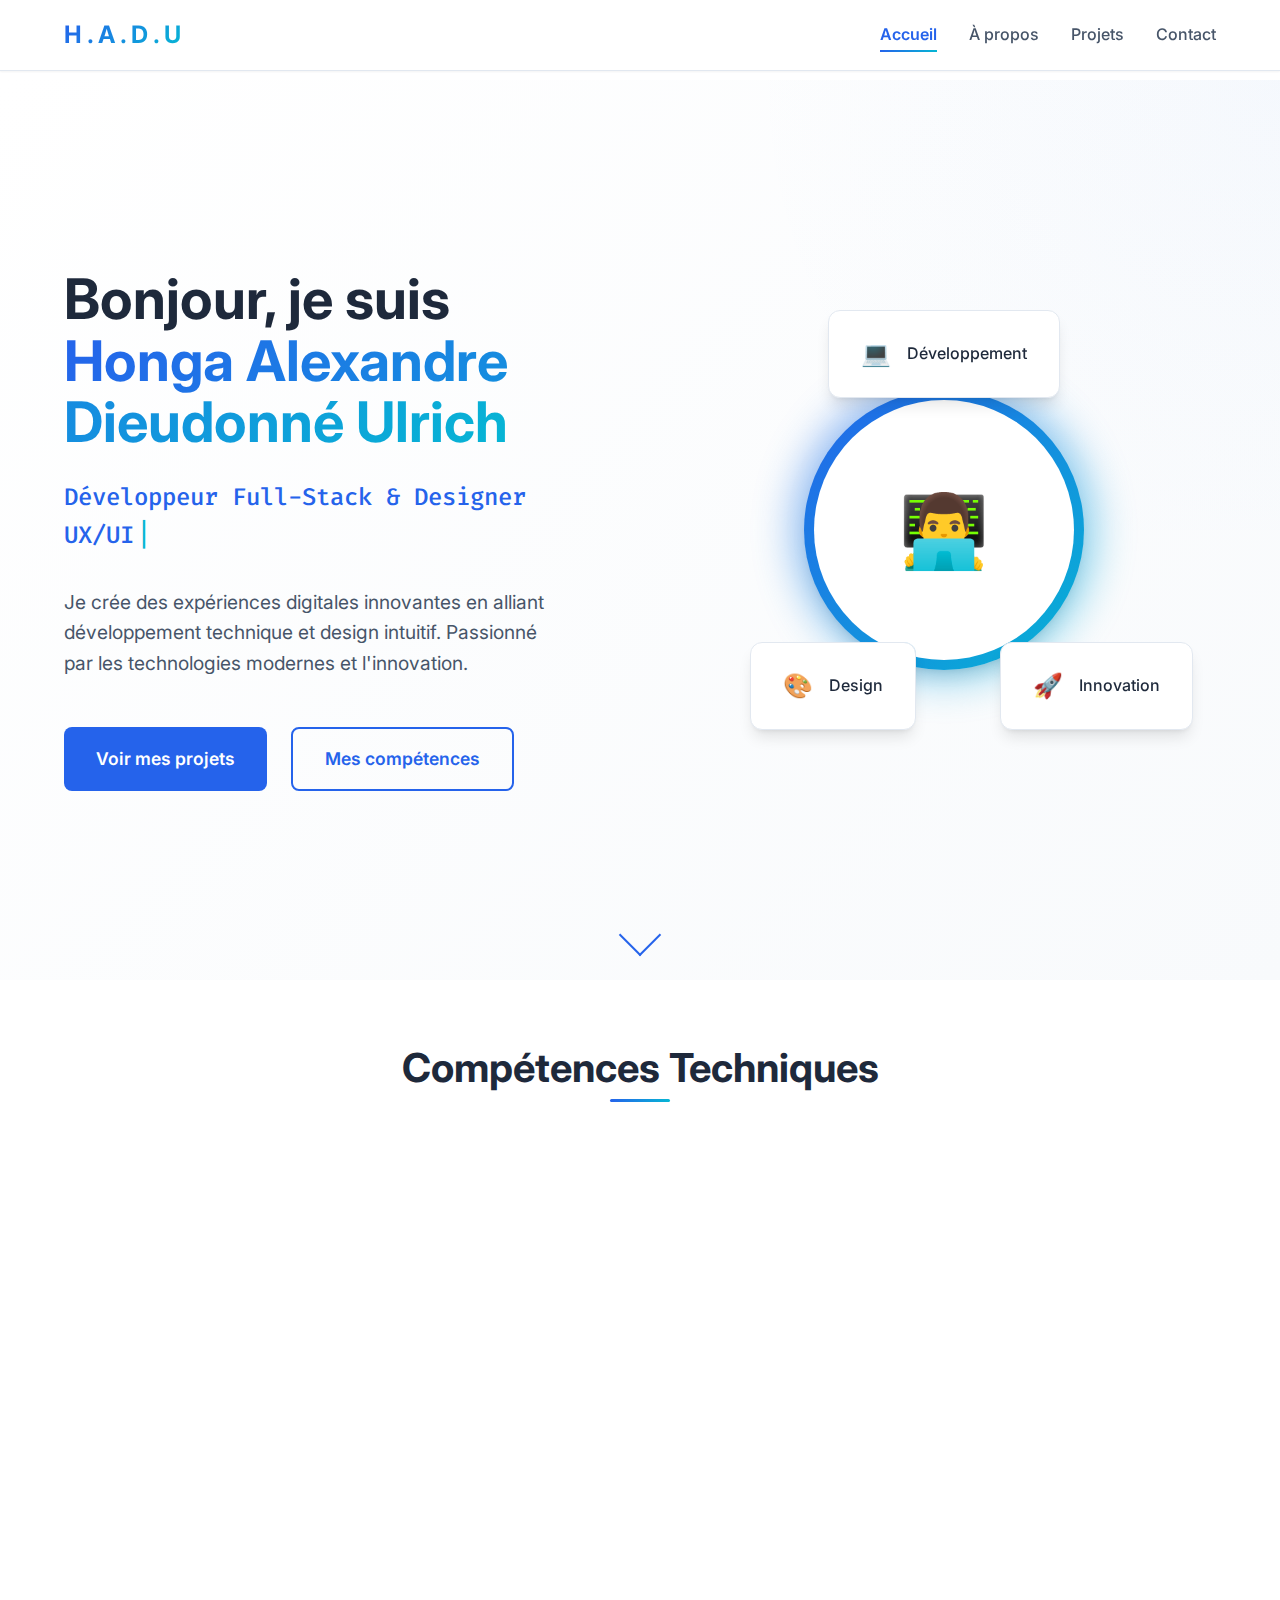
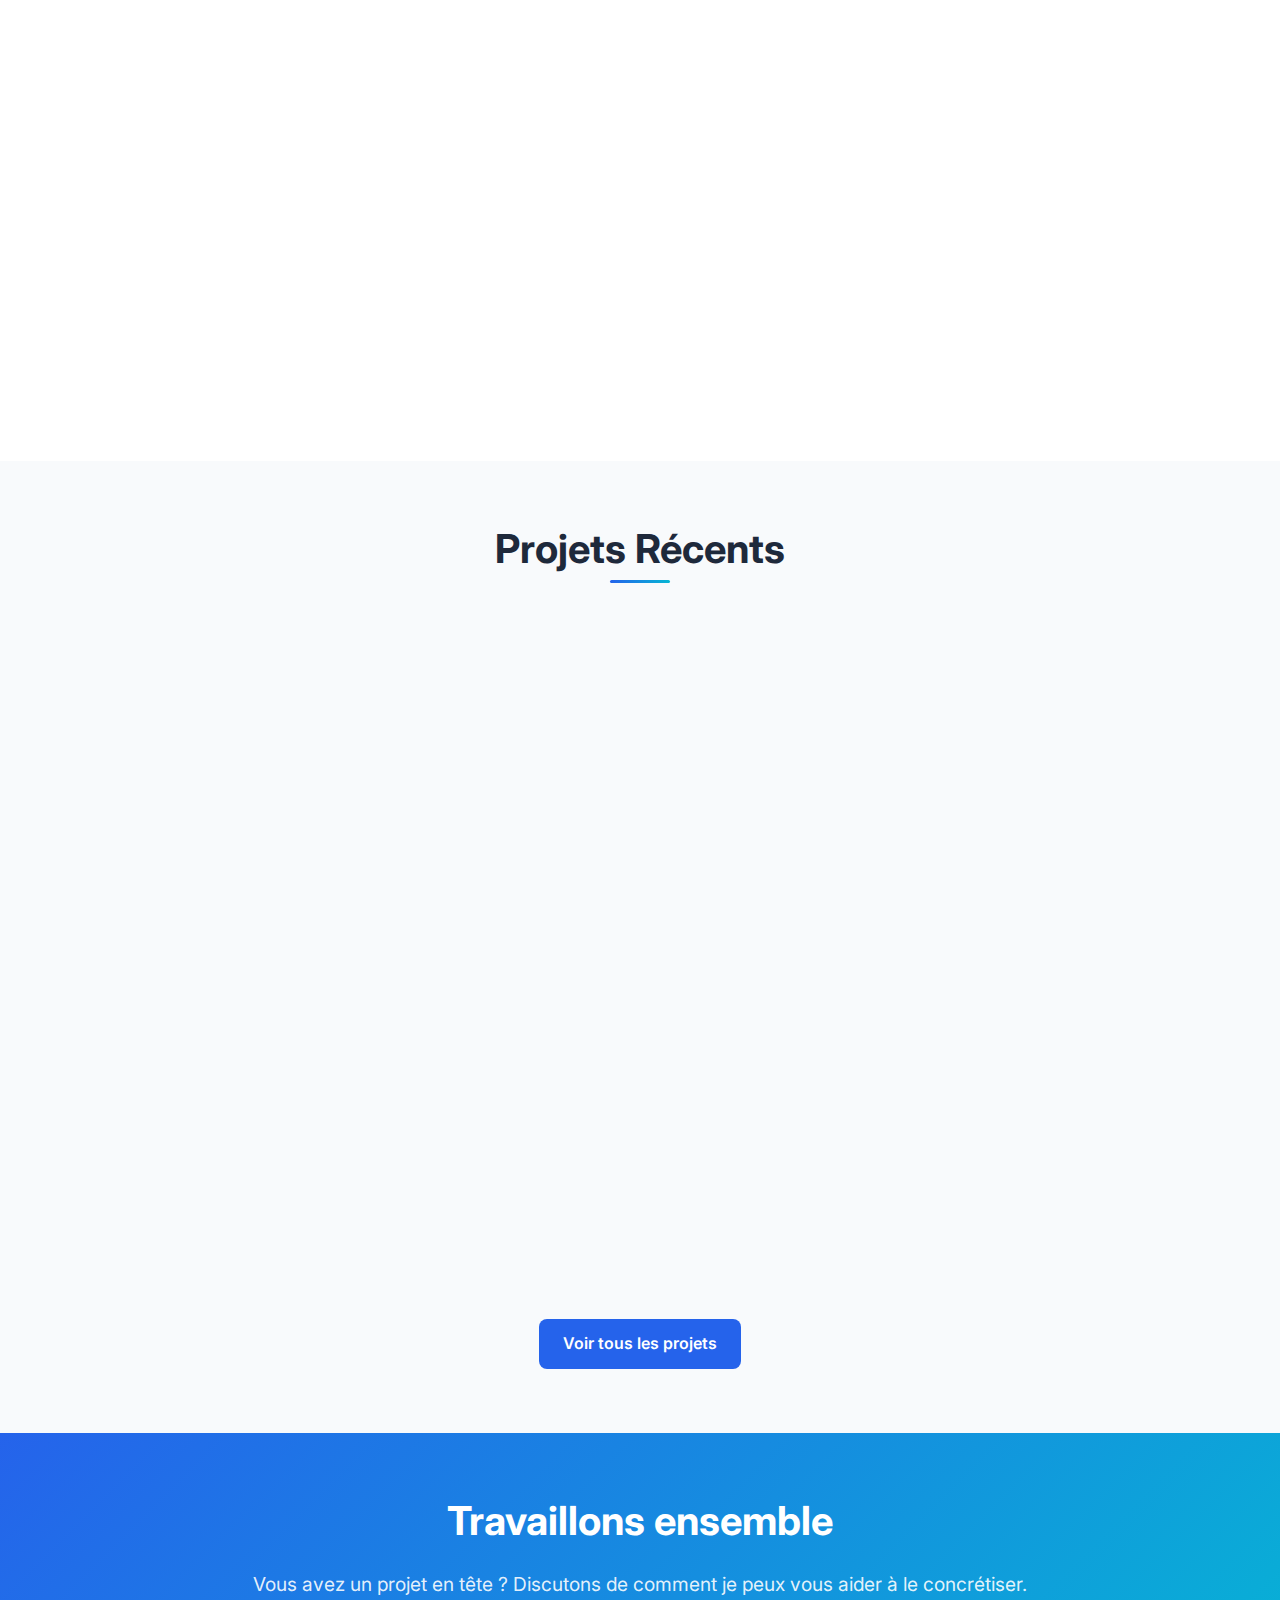
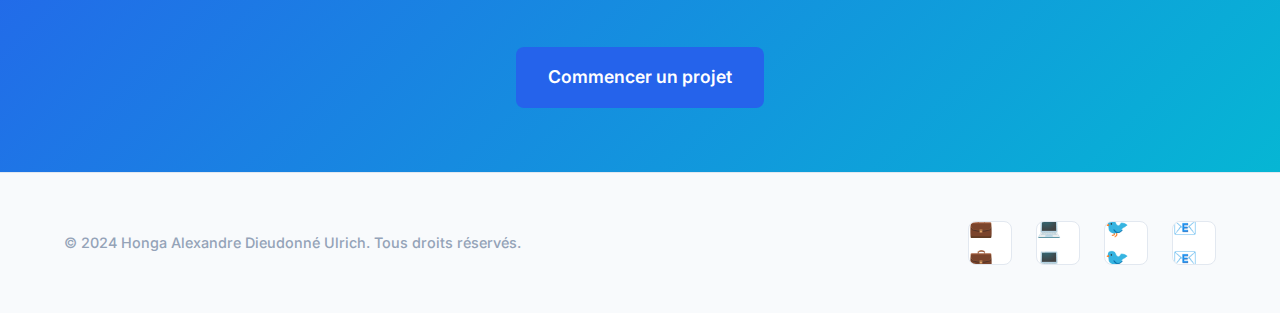
<file: index.html>
<!DOCTYPE html>
<html lang="fr">
<head>
    <meta charset="UTF-8">
    <meta name="viewport" content="width=device-width, initial-scale=1.0">
    <title>Honga Alexandre Dieudonné Ulrich - Développeur Passionné | Portfolio</title>
    <meta name="description" content="Portfolio de Honga Alexandre Dieudonné Ulrich - Développeur full-stack, designer UX/UI et créateur passionné">
    
    <!-- Preload -->
    <link rel="preload" href="assets/css/style.css" as="style">
    <link rel="preload" href="assets/css/pages/home.css" as="style">
    <link rel="preload" href="assets/js/main.js" as="script">
    
    <!-- CSS -->
    <link rel="stylesheet" href="assets/css/style.css">
    <link rel="stylesheet" href="assets/css/components/header.css">
    <link rel="stylesheet" href="assets/css/components/footer.css">
    <link rel="stylesheet" href="assets/css/components/cards.css">
    <link rel="stylesheet" href="assets/css/pages/home.css">
    
    <!-- Google Fonts -->
    <link rel="preconnect" href="https://fonts.googleapis.com">
    <link rel="preconnect" href="https://fonts.gstatic.com" crossorigin>
    <link href="https://fonts.googleapis.com/css2?family=Inter:wght@300;400;500;600;700&family=Fira+Code:wght@300;400;500&display=swap" rel="stylesheet">
    
    <link rel="icon" type="image/x-icon" href="assets/images/favicon/favicon.ico">
</head>
<body>
    <!-- Navigation -->
    <header>
        <nav>
            <div class="nav-brand">
                <a href="index.html">H . A . D . U</a>
            </div>
            <ul class="nav-links">
                <li><a href="index.html" class="active">Accueil</a></li>
                <li><a href="about.html">À propos</a></li>
                <li><a href="projects.html">Projets</a></li>
                <li><a href="contact.html">Contact</a></li>
            </ul>
            <button class="nav-toggle" aria-label="Menu mobile">
                <span></span>
                <span></span>
                <span></span>
            </button>
        </nav>
    </header>

    <main>
        <!-- Hero Section -->
        <section class="hero">
            <div class="container">
                <div class="hero-content">
                    <div class="hero-text">
                        <h1 class="hero-title">
                            Bonjour, je suis <span class="text-gradient">Honga Alexandre Dieudonné Ulrich</span>
                        </h1>
                        <div class="typing-container">
                            <span class="typing-text">Développeur Full-Stack & Designer UX/UI</span>
                            <span class="typing-cursor">|</span>
                        </div>
                        <p class="hero-description">
                            Je crée des expériences digitales innovantes en alliant développement technique 
                            et design intuitif. Passionné par les technologies modernes et l'innovation.
                        </p>
                        <div class="hero-actions">
                            <a href="projects.html" class="btn btn--primary btn--large">Voir mes projets</a>
                            <a href="#skills" class="btn btn--secondary btn--large">Mes compétences</a>
                        </div>
                    </div>
                    <div class="hero-visual">
                        <!-- Positionnement en triangle -->
                        <div class="floating-card card-1">
                            <div class="card-icon">🚀</div>
                            <span>Innovation</span>
                        </div>
                        <div class="floating-card card-2">
                            <div class="card-icon">💻</div>
                            <span>Développement</span>
                        </div>
                        <div class="floating-card card-3">
                            <div class="card-icon">🎨</div>
                            <span>Design</span>
                        </div>
                        <div class="profile-avatar">
                            <div class="avatar-placeholder">
                                <span>👨‍💻</span>
                            </div>
                            <div class="avatar-glow"></div>
                        </div>
                    </div>
                </div>
            </div>
            <div class="scroll-indicator">
                <div class="scroll-arrow"></div>
            </div>
        </section>

        <!-- Compétences Section - NOUVELLE VERSION AVEC CARTES -->
        <section id="skills" class="skills section">
            <div class="container">
                <h2 class="section-title">Compétences Techniques</h2>
                <div class="skills-cards-grid">
                    <!-- Carte Développement Web -->
                    <div class="skill-card" data-skill="web">
                        <div class="skill-card__icon">💻</div>
                        <h3 class="skill-card__title">Développement Web</h3>
                        <p class="skill-card__description">Applications web modernes et performantes avec les dernières technologies</p>
                        <button class="btn btn--primary btn-skill-details">Voir les détails</button>
                    </div>

                    <!-- Carte Design UX/UI -->
                    <div class="skill-card" data-skill="design">
                        <div class="skill-card__icon">🎨</div>
                        <h3 class="skill-card__title">Design UX/UI</h3>
                        <p class="skill-card__description">Interfaces intuitives et expériences utilisateur optimisées</p>
                        <button class="btn btn--primary btn-skill-details">Voir les détails</button>
                    </div>

                    <!-- Carte Développement Logiciel -->
                    <div class="skill-card" data-skill="software">
                        <div class="skill-card__icon">⚙️</div>
                        <h3 class="skill-card__title">Développement Logiciel</h3>
                        <p class="skill-card__description">Applications desktop et solutions logicielles robustes</p>
                        <button class="btn btn--primary btn-skill-details">Voir les détails</button>
                    </div>

                    <!-- Carte Jeux Vidéo -->
                    <div class="skill-card" data-skill="gaming">
                        <div class="skill-card__icon">🎮</div>
                        <h3 class="skill-card__title">Développement Jeux Vidéo</h3>
                        <p class="skill-card__description">Expériences gaming interactives et immersives</p>
                        <button class="btn btn--primary btn-skill-details">Voir les détails</button>
                    </div>

                    <!-- Carte Automatisation -->
                    <div class="skill-card" data-skill="automation">
                        <div class="skill-card__icon">🤖</div>
                        <h3 class="skill-card__title">Automatisation & Workflows</h3>
                        <p class="skill-card__description">Optimisation de processus et workflows intelligents</p>
                        <button class="btn btn--primary btn-skill-details">Voir les détails</button>
                    </div>

                    <!-- Carte Graphisme -->
                    <div class="skill-card" data-skill="graphics">
                        <div class="skill-card__icon">✨</div>
                        <h3 class="skill-card__title">Graphisme & Création</h3>
                        <p class="skill-card__description">Contenus visuels impactants et identités visuelles</p>
                        <button class="btn btn--primary btn-skill-details">Voir les détails</button>
                    </div>
                </div>
            </div>
        </section>

        <!-- Projets Récents Section - AMÉLIORÉE -->
        <section class="recent-projects section bg-light">
            <div class="container">
                <h2 class="section-title">Projets Récents</h2>
                <div class="projects-preview">
                    <!-- Projet E-commerce -->
                    <div class="project-card" data-project="ecommerce">
                        <div class="project-image">
                            <div class="image-placeholder">🛒</div>
                        </div>
                        <div class="project-content">
                            <h3>Plateforme E-commerce Évolutive</h3>
                            <p>Solution complète de vente en ligne avec système de paiement sécurisé et gestion d'inventaire en temps réel.</p>
                            <div class="project-tech">
                                <span>React</span>
                                <span>Laravel</span>
                                <span>MySQL</span>
                                <span>Stripe</span>
                            </div>
                            <div class="project-actions">
                                <a href="projects/ecommerce.html" class="btn btn--primary">Voir le projet</a>
                                <button class="btn btn--secondary btn-project-details" data-project="ecommerce">Détails</button>
                            </div>
                        </div>
                    </div>

                    <!-- Projet Portfolio -->
                    <div class="project-card" data-project="portfolio">
                        <div class="project-image">
                            <div class="image-placeholder">🌟</div>
                        </div>
                        <div class="project-content">
                            <h3>Portfolio Interactif Dynamique</h3>
                            <p>Site portfolio moderne avec animations fluides, chargement dynamique et design responsive.</p>
                            <div class="project-tech">
                                <span>JavaScript</span>
                                <span>CSS3</span>
                                <span>HTML5</span>
                                <span>GSAP</span>
                            </div>
                            <div class="project-actions">
                                <a href="projects/portfolio.html" class="btn btn--primary">Voir le projet</a>
                                <button class="btn btn--secondary btn-project-details" data-project="portfolio">Détails</button>
                            </div>
                        </div>
                    </div>

                    <!-- Projet Automatisation -->
                    <div class="project-card" data-project="automation">
                        <div class="project-image">
                            <div class="image-placeholder">⚡</div>
                        </div>
                        <div class="project-content">
                            <h3>Système d'Automatisation Intelligent</h3>
                            <p>Plateforme d'automatisation de workflows professionnels avec intégration d'APIs multiples.</p>
                            <div class="project-tech">
                                <span>Python</span>
                                <span>N8N</span>
                                <span>Docker</span>
                                <span>PostgreSQL</span>
                            </div>
                            <div class="project-actions">
                                <a href="projects/automation.html" class="btn btn--primary">Voir le projet</a>
                                <button class="btn btn--secondary btn-project-details" data-project="automation">Détails</button>
                            </div>
                        </div>
                    </div>
                </div>
                <div class="text-center mt-lg">
                    <a href="projects.html" class="btn btn--primary">Voir tous les projets</a>
                </div>
            </div>
        </section>

        <!-- CTA Section -->
        <section class="cta section">
            <div class="container">
                <div class="cta-content">
                    <h2>Travaillons ensemble</h2>
                    <p>Vous avez un projet en tête ? Discutons de comment je peux vous aider à le concrétiser.</p>
                    <a href="contact.html" class="btn btn--primary btn--large">Commencer un projet</a>
                </div>
            </div>
        </section>
    </main>

    <!-- Footer -->
    <footer>
        <div class="footer-content">
            <p>&copy; 2024 Honga Alexandre Dieudonné Ulrich. Tous droits réservés.</p>
            <div class="social-links">
                <a href="#" class="social-link" aria-label="LinkedIn">
                    <span>💼</span>
                </a>
                <a href="https://github.com/HONGA-ULRICH" class="social-link" aria-label="GitHub">
                    <span>💻</span>
                </a>
                <a href="#" class="social-link" aria-label="Twitter">
                    <span>🐦</span>
                </a>
                <a href="mailto:honga.alexandre@email.com" class="social-link" aria-label="Email">
                    <span>📧</span>
                </a>
            </div>
        </div>
    </footer>

    <!-- Modal pour les compétences -->
    <div id="skillModal" class="modal">
        <div class="modal-content">
            <button class="modal-close">&times;</button>
            <div class="modal-header">
                <div id="modalSkillIcon" class="modal-icon"></div>
                <h2 id="modalSkillTitle" class="modal-title"></h2>
            </div>
            <div id="modalTechnologies" class="modal-technologies"></div>
            <p id="modalDescription" class="modal-description"></p>
        </div>
    </div>

    <!-- JavaScript -->
    <script src="assets/js/main.js" defer></script>
    <script src="assets/js/modules/animations.js" defer></script>
    <script src="assets/js/modules/home-interactions.js" defer></script>
</body>
</html>
</file>
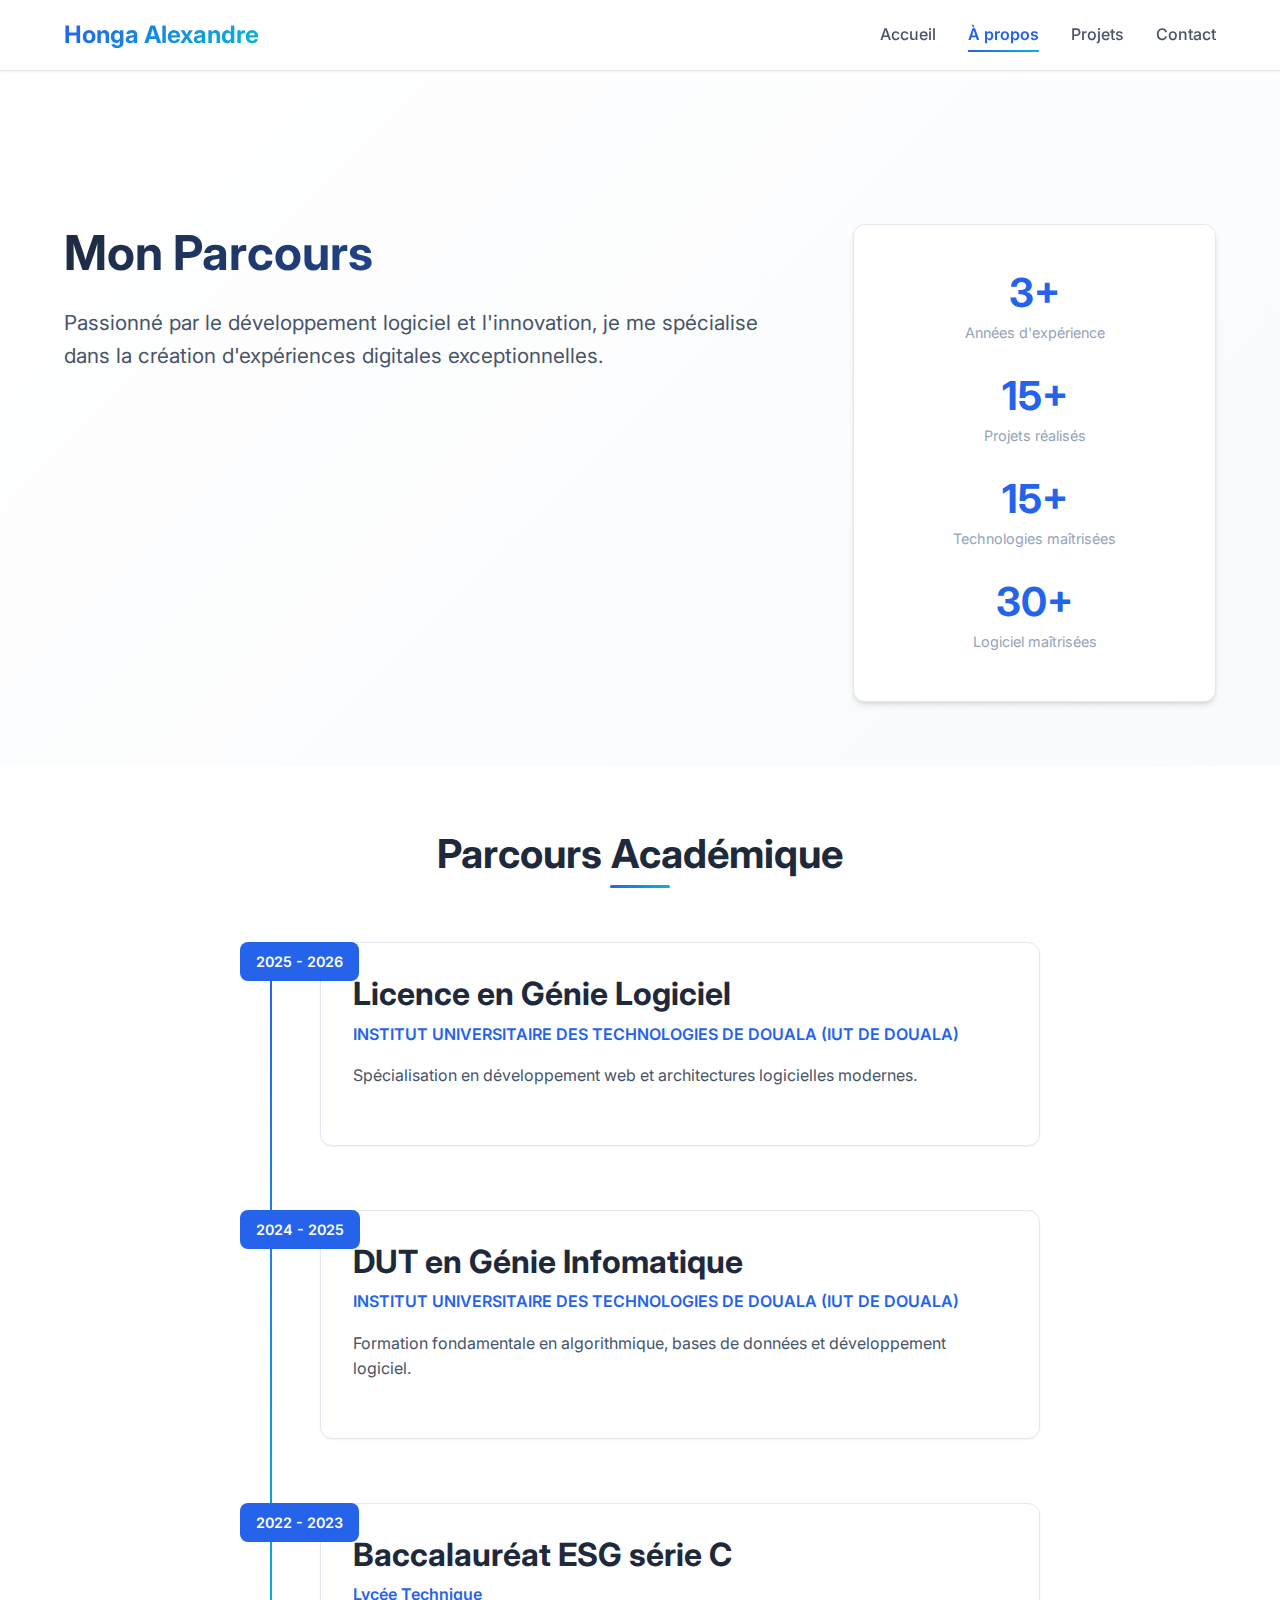
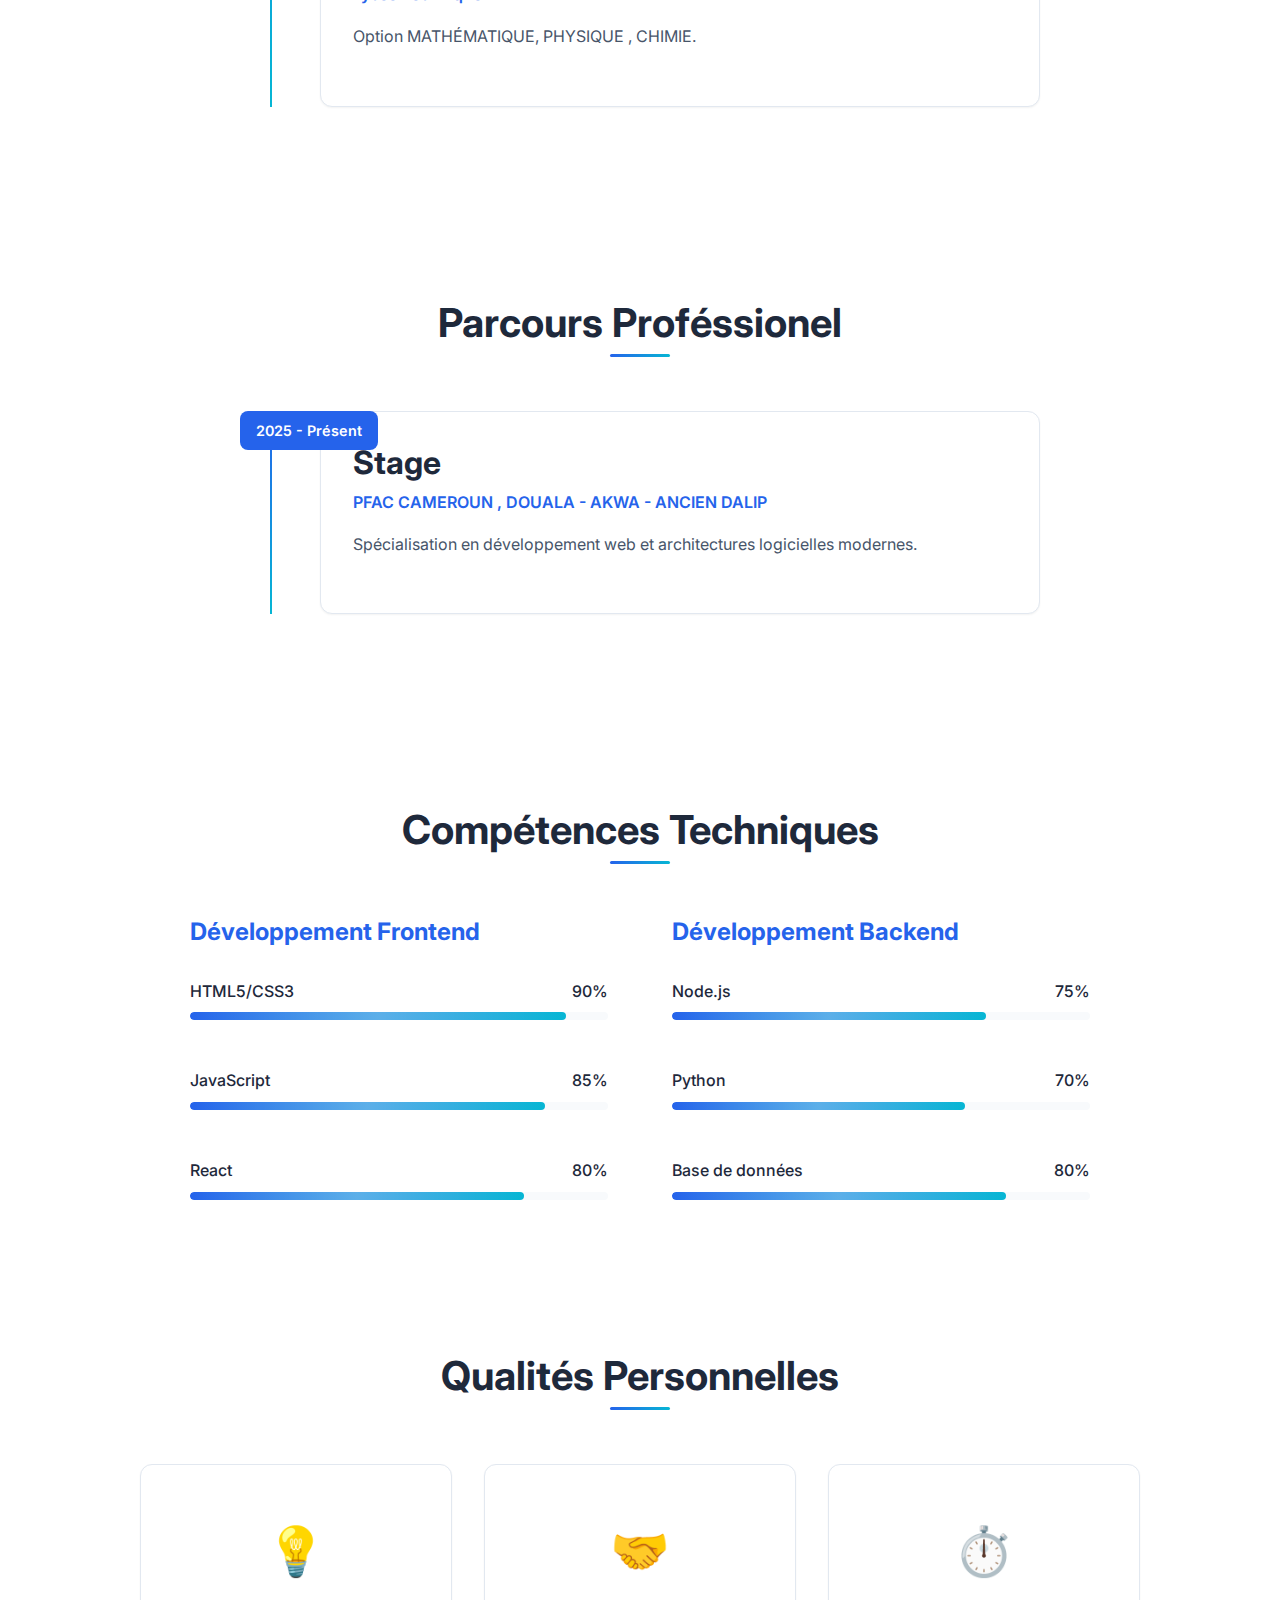
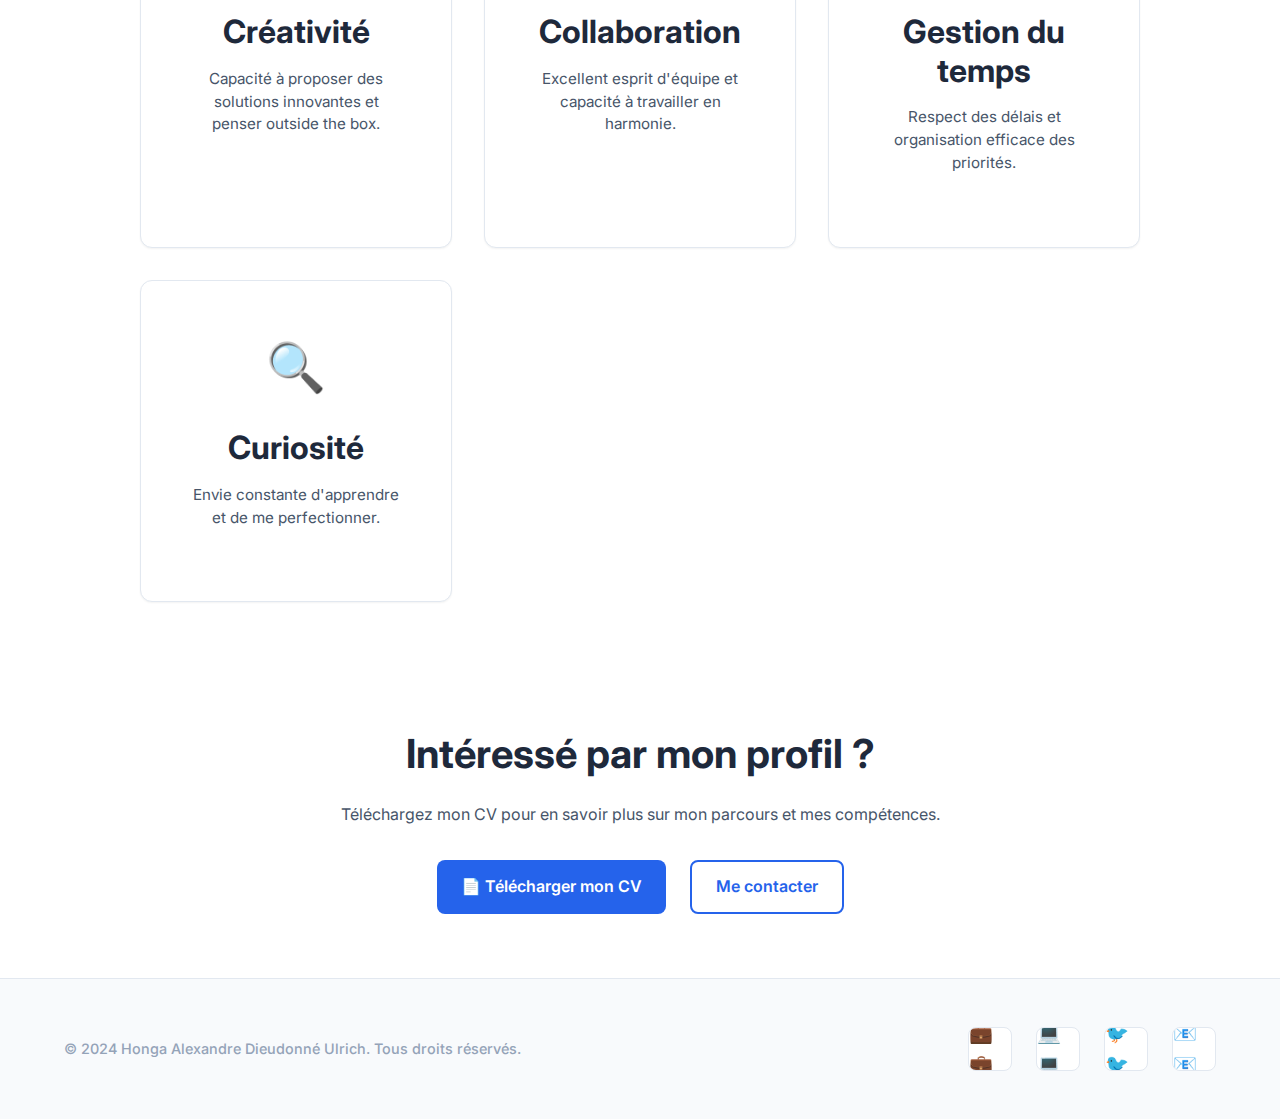
<file: about.html>
<!DOCTYPE html>
<html lang="fr">
<head>
    <meta charset="UTF-8">
    <meta name="viewport" content="width=device-width, initial-scale=1.0">
    <title>À propos - Honga Alexandre | Parcours & Compétences</title>
    <meta name="description" content="Découvrez le parcours académique et professionnel de Honga Alexandre Dieudonné Ulrich - Développeur passionné et innovant">
    
    <link rel="stylesheet" href="assets/css/style.css">
    <link rel="stylesheet" href="assets/css/components/header.css">
    <link rel="stylesheet" href="assets/css/components/footer.css">
    <link rel="stylesheet" href="assets/css/pages/about.css">
    <link rel="preconnect" href="https://fonts.googleapis.com">
    <link rel="preconnect" href="https://fonts.gstatic.com" crossorigin>
    <link href="https://fonts.googleapis.com/css2?family=Inter:wght@300;400;500;600;700&display=swap" rel="stylesheet">
    <link rel="icon" type="image/x-icon" href="assets/images/favicon/favicon.ico">
</head>
<body>
    <header>
    <nav>
        <div class="nav-brand">
            <a href="index.html">Honga Alexandre</a>
        </div>
        <ul class="nav-links">
            <li><a href="index.html">Accueil</a></li>
            <li><a href="about.html" class="active">À propos</a></li>
            <li><a href="projects.html">Projets</a></li>
            <li><a href="contact.html">Contact</a></li>
        </ul>
        <button class="nav-toggle" aria-label="Menu mobile">
            <span></span>
            <span></span>
            <span></span>
        </button>
    </nav>
</header>

    <main>
        <!-- Hero About -->
        <section class="about-hero section">
            <div class="container">
                <div class="about-hero-content">
                    <div class="about-text">
                        <h1>Mon Parcours</h1>
                        <p class="lead">
                            Passionné par le développement logiciel et l'innovation, je me spécialise dans 
                            la création d'expériences digitales exceptionnelles.
                        </p>
                    </div>
                    <div class="about-stats">
                        <div class="stat">
                            <div class="stat-number">3+</div>
                            <div class="stat-label">Années d'expérience</div>
                        </div>
                        <div class="stat">
                            <div class="stat-number">15+</div>
                            <div class="stat-label">Projets réalisés</div>
                        </div>
                        <div class="stat">
                            <div class="stat-number">15+</div>
                            <div class="stat-label">Technologies maîtrisées</div>
                        </div>

                         <div class="stat">
                            <div class="stat-number">30+</div>
                            <div class="stat-label">Logiciel maîtrisées</div>
                        </div>

                    </div>
                </div>
            </div>
        </section>

        <!-- Parcours Académique -->
        <section class="education section bg-light">
            <div class="container">
                <h2 class="section-title">Parcours Académique</h2>
                <div class="timeline">
                    <div class="timeline-item">
                        <div class="timeline-date">2025 - 2026</div>
                        <div class="timeline-content">
                            <h3>Licence en Génie Logiciel</h3>
                            <p class="timeline-institution">INSTITUT UNIVERSITAIRE DES TECHNOLOGIES DE DOUALA (IUT DE DOUALA)</p>
                            <p>Spécialisation en développement web et architectures logicielles modernes.</p>
                        </div>
                    </div>
                    <div class="timeline-item">
                        <div class="timeline-date">2024 - 2025</div>
                        <div class="timeline-content">
                            <h3>DUT en Génie Infomatique</h3>
                            <p class="timeline-institution">INSTITUT UNIVERSITAIRE DES TECHNOLOGIES DE DOUALA (IUT DE DOUALA)</p>
                            <p>Formation fondamentale en algorithmique, bases de données et développement logiciel.</p>
                        </div>
                    </div>
                    <div class="timeline-item">
                        <div class="timeline-date">2022 - 2023</div>
                        <div class="timeline-content">
                            <h3>Baccalauréat ESG série C</h3>
                            <p class="timeline-institution">Lycée Technique</p>
                            <p>Option MATHÉMATIQUE, PHYSIQUE , CHIMIE.</p>
                        </div>
                    </div>
                </div>
            </div>
        </section>


        <!-- Parcours Proféssionel -->
        <section class="education section bg-light">
            <div class="container">
                <h2 class="section-title">Parcours Proféssionel</h2>
                <div class="timeline">
                    <div class="timeline-item">
                        <div class="timeline-date">2025 - Présent</div>
                        <div class="timeline-content">
                            <h3>Stage</h3>
                            <p class="timeline-institution">PFAC CAMEROUN , DOUALA - AKWA - ANCIEN DALIP</p>
                            <p>Spécialisation en développement web et architectures logicielles modernes.</p>
                        </div>
                    </div>
    
                </div>
            </div>
        </section>


        <!-- Compétences Détaillées -->
        <section class="detailed-skills section">
            <div class="container">
                <h2 class="section-title">Compétences Techniques</h2>
                <div class="skills-categories">
                    <div class="skill-category">
                        <h3>Développement Frontend</h3>
                        <div class="skill-bars">
                            <div class="skill-bar">
                                <div class="skill-info">
                                    <span>HTML5/CSS3</span>
                                    <span>90%</span>
                                </div>
                                <div class="skill-progress">
                                    <div class="skill-progress-bar" style="width: 90%"></div>
                                </div>
                            </div>
                            <div class="skill-bar">
                                <div class="skill-info">
                                    <span>JavaScript</span>
                                    <span>85%</span>
                                </div>
                                <div class="skill-progress">
                                    <div class="skill-progress-bar" style="width: 85%"></div>
                                </div>
                            </div>
                            <div class="skill-bar">
                                <div class="skill-info">
                                    <span>React</span>
                                    <span>80%</span>
                                </div>
                                <div class="skill-progress">
                                    <div class="skill-progress-bar" style="width: 80%"></div>
                                </div>
                            </div>
                        </div>
                    </div>
                    
                    <div class="skill-category">
                        <h3>Développement Backend</h3>
                        <div class="skill-bars">
                            <div class="skill-bar">
                                <div class="skill-info">
                                    <span>Node.js</span>
                                    <span>75%</span>
                                </div>
                                <div class="skill-progress">
                                    <div class="skill-progress-bar" style="width: 75%"></div>
                                </div>
                            </div>
                            <div class="skill-bar">
                                <div class="skill-info">
                                    <span>Python</span>
                                    <span>70%</span>
                                </div>
                                <div class="skill-progress">
                                    <div class="skill-progress-bar" style="width: 70%"></div>
                                </div>
                            </div>
                            <div class="skill-bar">
                                <div class="skill-info">
                                    <span>Base de données</span>
                                    <span>80%</span>
                                </div>
                                <div class="skill-progress">
                                    <div class="skill-progress-bar" style="width: 80%"></div>
                                </div>
                            </div>
                        </div>
                    </div>
                </div>
            </div>
        </section>

        <!-- Soft Skills -->
        <section class="soft-skills section bg-light">
            <div class="container">
                <h2 class="section-title">Qualités Personnelles</h2>
                <div class="soft-skills-grid">
                    <div class="soft-skill-card">
                        <div class="soft-skill-icon">💡</div>
                        <h3>Créativité</h3>
                        <p>Capacité à proposer des solutions innovantes et penser outside the box.</p>
                    </div>
                    <div class="soft-skill-card">
                        <div class="soft-skill-icon">🤝</div>
                        <h3>Collaboration</h3>
                        <p>Excellent esprit d'équipe et capacité à travailler en harmonie.</p>
                    </div>
                    <div class="soft-skill-card">
                        <div class="soft-skill-icon">⏱️</div>
                        <h3>Gestion du temps</h3>
                        <p>Respect des délais et organisation efficace des priorités.</p>
                    </div>
                    <div class="soft-skill-card">
                        <div class="soft-skill-icon">🔍</div>
                        <h3>Curiosité</h3>
                        <p>Envie constante d'apprendre et de me perfectionner.</p>
                    </div>
                </div>
            </div>
        </section>

        <!-- CTA About -->
        <section class="about-cta section">
            <div class="container">
                <div class="cta-content">
                    <h2>Intéressé par mon profil ?</h2>
                    <p>Téléchargez mon CV pour en savoir plus sur mon parcours et mes compétences.</p>
                    <div class="cta-actions">
                        <a href="assets/documents/CV_HONGA-ALEXANDRE .pdf" class="btn btn--primary" download>
                            📄 Télécharger mon CV
                        </a>
                        <a href="contact.html" class="btn btn--secondary">Me contacter</a>
                    </div>
                </div>
            </div>
        </section>
    </main>

    <footer>
    <div class="footer-content">
        <p>&copy; 2024 Honga Alexandre Dieudonné Ulrich. Tous droits réservés.</p>
        <div class="social-links">
            <a href="#" class="social-link" aria-label="LinkedIn">
                <span>💼</span>
            </a>
            <a href="https://github.com/HONGA-ULRICH" class="social-link" aria-label="GitHub">
                <span>💻</span>
            </a>
            <a href="#" class="social-link" aria-label="Twitter">
                <span>🐦</span>
            </a>
            <a href="mailto:honga.alexandre@email.com" class="social-link" aria-label="Email">
                <span>📧</span>
            </a>
        </div>
    </div>
</footer>

    <script src="assets/js/main.js" defer></script>
    <script src="assets/js/modules/animations.js" defer></script>
</body>
</html>
</file>
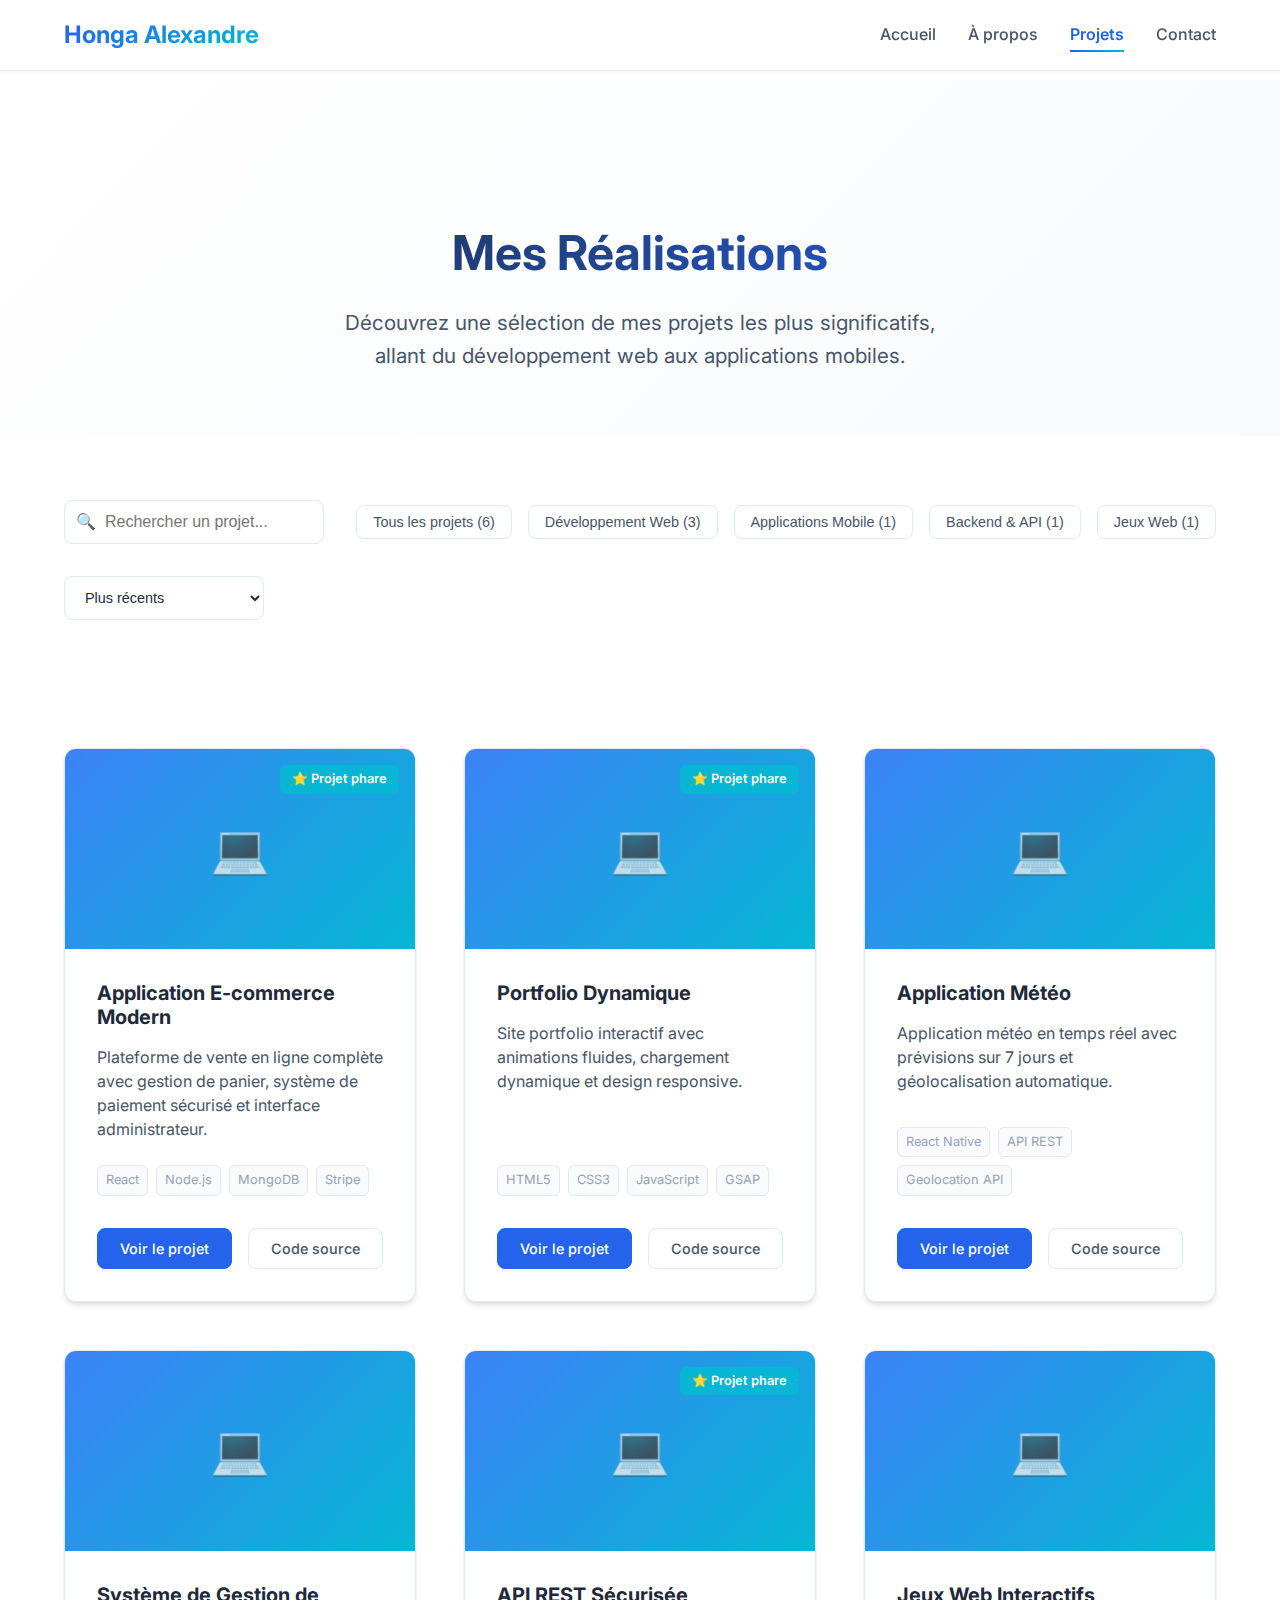
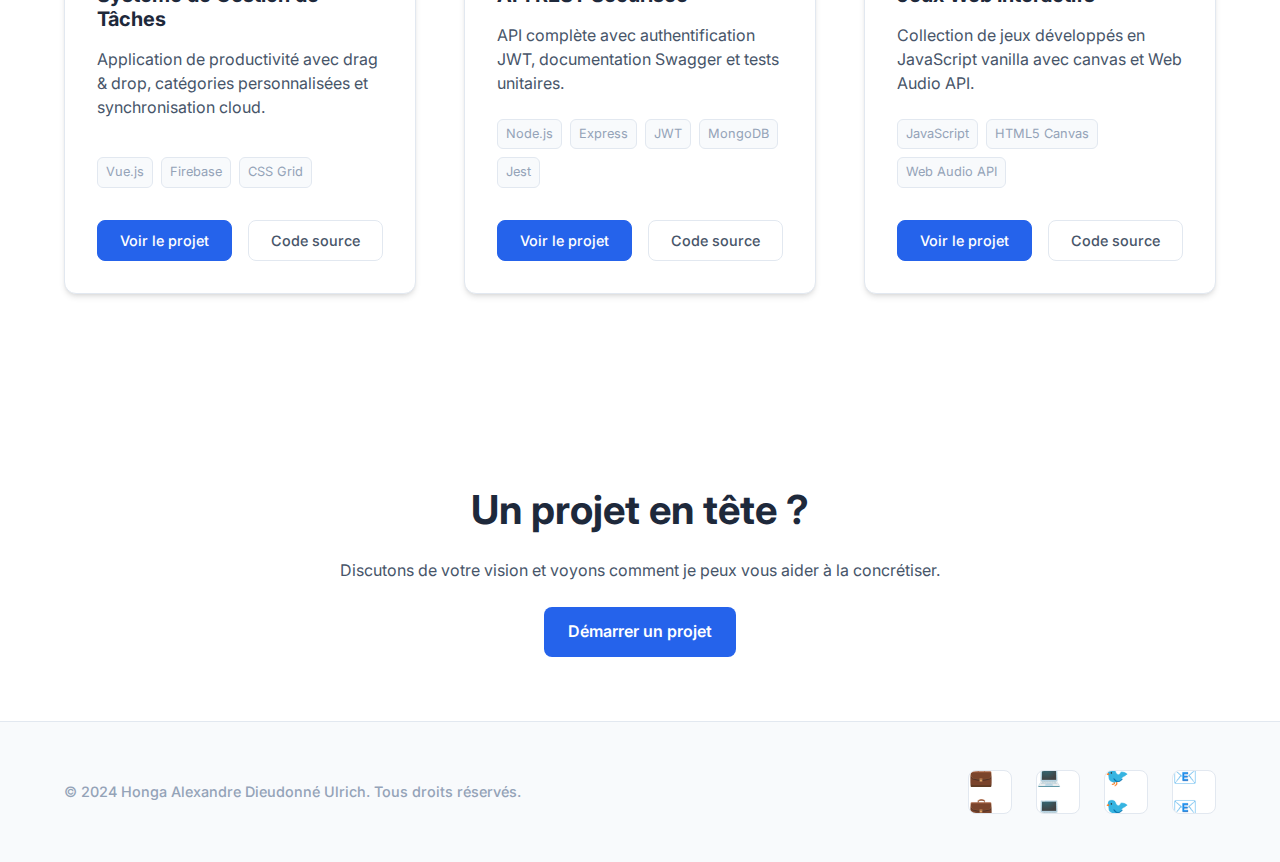
<file: projects.html>
<!DOCTYPE html>
<html lang="fr">
<head>
    <meta charset="UTF-8">
    <meta name="viewport" content="width=device-width, initial-scale=1.0">
    <title>Projets - Honga Alexandre | Réalisations & Portfolio</title>
    <meta name="description" content="Découvrez mes projets de développement web, applications mobiles et solutions innovantes réalisées avec les technologies modernes.">
    
    <link rel="stylesheet" href="assets/css/style.css">
    <link rel="stylesheet" href="assets/css/components/header.css">
    <link rel="stylesheet" href="assets/css/components/footer.css">
    <link rel="stylesheet" href="assets/css/pages/projects.css">
    <link rel="preconnect" href="https://fonts.googleapis.com">
    <link rel="preconnect" href="https://fonts.gstatic.com" crossorigin>
    <link href="https://fonts.googleapis.com/css2?family=Inter:wght@300;400;500;600;700&display=swap" rel="stylesheet">
    <link rel="icon" type="image/x-icon" href="assets/images/favicon/favicon.ico">
</head>
<body>
    <header>
    <nav>
        <div class="nav-brand">
            <a href="index.html">Honga Alexandre</a>
        </div>
        <ul class="nav-links">
            <li><a href="index.html">Accueil</a></li>
            <li><a href="about.html">À propos</a></li>
            <li><a href="projects.html" class="active">Projets</a></li>
            <li><a href="contact.html">Contact</a></li>
        </ul>
        <button class="nav-toggle" aria-label="Menu mobile">
            <span></span>
            <span></span>
            <span></span>
        </button>
    </nav>
</header>

    <main>
        <!-- Hero Projects -->
        <section class="projects-hero section">
            <div class="container">
                <div class="projects-hero-content">
                    <h1>Mes Réalisations</h1>
                    <p class="lead">
                        Découvrez une sélection de mes projets les plus significatifs, 
                        allant du développement web aux applications mobiles.
                    </p>
                </div>
            </div>
        </section>

        <!-- Filtres et Recherche -->
        <section class="projects-filters section bg-light">
            <div class="container">
                <div class="filters-container">
                    <div class="search-box">
                        <input type="text" id="projectSearch" placeholder="Rechercher un projet..." class="search-input">
                        <span class="search-icon">🔍</span>
                    </div>
                    <div class="category-filters">
                        <button class="filter-btn active" data-filter="all">Tous les projets</button>
                        <button class="filter-btn" data-filter="web">Développement Web</button>
                        <button class="filter-btn" data-filter="mobile">Applications Mobile</button>
                        <button class="filter-btn" data-filter="backend">Backend & API</button>
                        <button class="filter-btn" data-filter="game">Jeux Web</button>
                    </div>
                    <div class="sort-options">
                        <select id="sortSelect" class="sort-select">
                            <option value="newest">Plus récents</option>
                            <option value="oldest">Plus anciens</option>
                            <option value="name">Ordre alphabétique</option>
                        </select>
                    </div>
                </div>
            </div>
        </section>

        <!-- Grille des Projets -->
        <section class="projects-grid-section section">
            <div class="container">
                <div id="projectsGrid" class="projects-grid">
                    <!-- Les projets seront chargés dynamiquement ici -->
                    <div class="loading-spinner">
                        <div class="spinner"></div>
                        <p>Chargement des projets...</p>
                    </div>
                </div>
                
                <!-- Pagination -->
                <div id="pagination" class="pagination">
                    <!-- La pagination sera générée dynamiquement -->
                </div>
            </div>
        </section>

        <!-- CTA Projects -->
        <section class="projects-cta section bg-light">
            <div class="container">
                <div class="cta-content">
                    <h2>Un projet en tête ?</h2>
                    <p>Discutons de votre vision et voyons comment je peux vous aider à la concrétiser.</p>
                    <a href="contact.html" class="btn btn--primary btn--large">Démarrer un projet</a>
                </div>
            </div>
        </section>
    </main>

    <footer>
    <div class="footer-content">
        <p>&copy; 2024 Honga Alexandre Dieudonné Ulrich. Tous droits réservés.</p>
        <div class="social-links">
            <a href="#" class="social-link" aria-label="LinkedIn">
                <span>💼</span>
            </a>
            <a href="https://github.com/HONGA-ULRICH" class="social-link" aria-label="GitHub">
                <span>💻</span>
            </a>
            <a href="#" class="social-link" aria-label="Twitter">
                <span>🐦</span>
            </a>
            <a href="mailto:honga.alexandre@email.com" class="social-link" aria-label="Email">
                <span>📧</span>
            </a>
        </div>
    </div>
</footer>

    <!-- JavaScript -->
    <script src="assets/js/main.js" defer></script>
    <script src="assets/js/modules/projects-filter.js" defer></script>
</body>
</html>
</file>
<file: assets/css/pages/home.css>
/* ===== PAGE ACCUEIL ===== */

/* Hero Section */
.hero {
    min-height: 100vh;
    display: flex;
    align-items: center;
    position: relative;
    background: linear-gradient(135deg, var(--bg-primary) 0%, var(--bg-secondary) 100%);
    overflow: hidden;
}

.hero::before {
    content: '';
    position: absolute;
    top: -50%;
    right: -50%;
    width: 100%;
    height: 100%;
    background: radial-gradient(circle, var(--primary-light) 0%, transparent 70%);
    opacity: 0.03;
    animation: float 6s ease-in-out infinite;
}

.hero-content {
    display: grid;
    grid-template-columns: 1fr 1fr;
    gap: var(--space-2xl);
    align-items: center;
    position: relative;
    z-index: 2;
}

.hero-text {
    animation: fadeInUp 0.8s ease-out;
}

.hero-title {
    font-size: 3.5rem;
    font-weight: 700;
    line-height: 1.1;
    margin-bottom: var(--space-md);
}

.text-gradient {
    background: linear-gradient(135deg, var(--primary-color), var(--accent-color));
    -webkit-background-clip: text;
    -webkit-text-fill-color: transparent;
    background-clip: text;
}

.typing-container {
    font-size: 1.5rem;
    font-weight: 500;
    color: var(--primary-color);
    margin-bottom: var(--space-lg);
    min-height: 2rem;
}

.typing-text {
    font-family: var(--font-mono);
}

.typing-cursor {
    animation: blink 1s infinite;
    color: var(--accent-color);
}

.hero-description {
    font-size: 1.2rem;
    color: var(--text-secondary);
    margin-bottom: var(--space-xl);
    max-width: 500px;
}

.hero-actions {
    display: flex;
    gap: var(--space-md);
    flex-wrap: wrap;
}

.btn--large {
    padding: 1rem 2rem;
    font-size: 1.1rem;
}

/* ===== HERO VISUAL - VERSION RESPONSIVE CORRIGÉE ===== */
.hero-visual {
    position: relative;
    height: 500px;
    display: flex;
    align-items: center;
    justify-content: center;
    margin: 0 auto;
}

.floating-card {
    position: absolute;
    background: var(--bg-card);
    padding: var(--space-md) var(--space-lg);
    border-radius: var(--radius-lg);
    box-shadow: var(--shadow-lg);
    border: 1px solid var(--border-color);
    display: flex;
    align-items: center;
    gap: var(--space-sm);
    font-weight: 500;
    animation: float 3s ease-in-out infinite;
    backdrop-filter: blur(10px);
    z-index: 10;
    min-width: 140px;
    text-align: center;
    transition: all var(--transition-normal);
}

.floating-card:hover {
    transform: translateY(-5px) scale(1.05);
    box-shadow: var(--shadow-xl);
}

.floating-card .card-icon {
    font-size: 1.5rem;
}

/* POSITIONNEMENT TRIANGULAIRE AUTOUR DU CERCLE */

    
    .card-1 {
        bottom: 10%;
        left: 70%;
    }
    
    .card-2 {
        top:6%;
    }

    .card-3 {
        bottom: 10%;
        right: 60%;
    }
    

.profile-avatar {
    position: relative;
    width: 280px;
    height: 280px;
    background: linear-gradient(135deg, var(--primary-color), var(--accent-color));
    border-radius: 50%;
    display: flex;
    align-items: center;
    justify-content: center;
    box-shadow: var(--shadow-lg);
    z-index: 5;
}

.avatar-placeholder {
    width: 260px;
    height: 260px;
    background: var(--bg-primary);
    border-radius: 50%;
    display: flex;
    align-items: center;
    justify-content: center;
    font-size: 4.5rem;
}

.avatar-glow {
    position: absolute;
    top: -10px;
    left: -10px;
    right: -10px;
    bottom: -10px;
    background: linear-gradient(135deg, var(--primary-color), var(--accent-color));
    border-radius: 50%;
    z-index: -1;
    opacity: 0.5;
    filter: blur(20px);
    animation: pulse 2s ease-in-out infinite;
}

/* Scroll Indicator */
.scroll-indicator {
    position: absolute;
    bottom: 30px;
    left: 50%;
    transform: translateX(-50%);
    animation: bounce 2s infinite;
}

.scroll-arrow {
    width: 30px;
    height: 30px;
    border-right: 2px solid var(--primary-color);
    border-bottom: 2px solid var(--primary-color);
    transform: rotate(45deg);
}

/* ===== NOUVELLE SECTION COMPÉTENCES AVEC CARTES ===== */
.skills-cards-grid {
    display: grid;
    grid-template-columns: repeat(auto-fit, minmax(350px, 1fr));
    gap: var(--space-xl);
    margin-top: var(--space-xl);
}

.skill-card {
    background: var(--bg-card);
    border-radius: var(--radius-lg);
    padding: var(--space-xl);
    text-align: center;
    transition: all var(--transition-normal);
    border: 2px solid transparent;
    box-shadow: var(--shadow-sm);
    cursor: pointer;
}

.skill-card:hover {
    transform: translateY(-8px);
    box-shadow: var(--shadow-lg);
    border-color: var(--primary-light);
}

.skill-card__icon {
    font-size: 3rem;
    margin-bottom: var(--space-md);
}

.skill-card__title {
    font-size: 1.5rem;
    font-weight: 600;
    margin-bottom: var(--space-sm);
    color: var(--text-primary);
}

.skill-card__description {
    color: var(--text-secondary);
    margin-bottom: var(--space-lg);
    line-height: 1.6;
}

/* ===== MODAL DES COMPÉTENCES ===== */
.modal {
    display: none;
    position: fixed;
    top: 0;
    left: 0;
    width: 100%;
    height: 100%;
    background: rgba(0, 0, 0, 0.7);
    z-index: 1000;
    backdrop-filter: blur(5px);
}

.modal.active {
    display: flex;
    align-items: center;
    justify-content: center;
    animation: fadeIn 0.3s ease;
}

.modal-content {
    background: var(--bg-primary);
    border-radius: var(--radius-lg);
    padding: var(--space-2xl);
    max-width: 600px;
    width: 90%;
    max-height: 80vh;
    overflow-y: auto;
    position: relative;
    box-shadow: var(--shadow-lg);
    animation: slideInUp 0.3s ease;
}

.modal-close {
    position: absolute;
    top: var(--space-md);
    right: var(--space-md);
    font-size: 2rem;
    cursor: pointer;
    color: var(--text-muted);
    transition: color var(--transition-fast);
    background: none;
    border: none;
    width: 40px;
    height: 40px;
    display: flex;
    align-items: center;
    justify-content: center;
}

.modal-close:hover {
    color: var(--text-primary);
    background: var(--bg-secondary);
    border-radius: 50%;
}

.modal-header {
    display: flex;
    align-items: center;
    gap: var(--space-md);
    margin-bottom: var(--space-xl);
}

.modal-icon {
    font-size: 3rem;
}

.modal-title {
    margin: 0;
    color: var(--text-primary);
    font-size: 2rem;
}

.modal-technologies {
    margin-bottom: var(--space-xl);
}

.technology-category {
    margin-bottom: var(--space-lg);
}

.technology-category h4 {
    color: var(--primary-color);
    margin-bottom: var(--space-sm);
    font-size: 1.1rem;
    font-weight: 600;
}

.technology-items {
    display: flex;
    flex-wrap: wrap;
    gap: var(--space-sm);
}

.technology-items span {
    background: var(--bg-secondary);
    padding: 0.5rem 1rem;
    border-radius: var(--radius-md);
    font-size: 0.9rem;
    color: var(--text-secondary);
    border: 1px solid var(--border-color);
    transition: all var(--transition-fast);
}

.technology-items span:hover {
    background: var(--primary-color);
    color: white;
    transform: translateY(-2px);
}

.modal-description {
    color: var(--text-secondary);
    line-height: 1.7;
    font-size: 1.1rem;
    margin-bottom: 0;
}

/* Recent Projects - AMÉLIORÉ */
.bg-light {
    background: var(--bg-secondary);
}

.projects-preview {
    display: grid;
    grid-template-columns: repeat(auto-fit, minmax(350px, 1fr));
    gap: var(--space-xl);
    margin-bottom: var(--space-xl);
}

.project-card {
    background: var(--bg-card);
    border-radius: var(--radius-lg);
    overflow: hidden;
    box-shadow: var(--shadow-md);
    transition: all var(--transition-normal);
    border: 1px solid var(--border-color);
}

.project-card:hover {
    transform: translateY(-8px);
    box-shadow: var(--shadow-lg);
}

.project-image {
    height: 200px;
    background: linear-gradient(135deg, var(--primary-light), var(--accent-color));
    display: flex;
    align-items: center;
    justify-content: center;
    font-size: 3rem;
}

.image-placeholder {
    opacity: 0.8;
}

.project-content {
    padding: var(--space-lg);
}

.project-content h3 {
    margin-bottom: var(--space-sm);
    color: var(--text-primary);
}

.project-tech {
    display: flex;
    gap: var(--space-xs);
    margin: var(--space-md) 0;
    flex-wrap: wrap;
}

.project-tech span {
    background: var(--bg-secondary);
    padding: 0.25rem 0.75rem;
    border-radius: var(--radius-sm);
    font-size: 0.8rem;
    color: var(--text-muted);
}

/* NOUVEAU : Actions des projets */
.project-actions {
    display: flex;
    gap: var(--space-sm);
    margin-top: var(--space-md);
}

.project-actions .btn {
    flex: 1;
    text-align: center;
    padding: 0.75rem 1rem;
    font-size: 0.9rem;
}

/* CTA Section */
.cta {
    background: linear-gradient(135deg, var(--primary-color), var(--accent-color));
    color: white;
    text-align: center;
}

.cta-content h2 {
    color: white;
    margin-bottom: var(--space-md);
}

.cta-content p {
    color: rgba(255, 255, 255, 0.9);
    margin-bottom: var(--space-xl);
    font-size: 1.2rem;
}

/* ===== ANIMATIONS ===== */
@keyframes float {
    0%, 100% {
        transform: translateY(0);
    }
    50% {
        transform: translateY(-12px);
    }
}

@keyframes bounce {
    0%, 20%, 50%, 80%, 100% {
        transform: translateY(0) translateX(-50%);
    }
    40% {
        transform: translateY(-10px) translateX(-50%);
    }
    60% {
        transform: translateY(-5px) translateX(-50%);
    }
}

@keyframes blink {
    0%, 50% {
        opacity: 1;
    }
    51%, 100% {
        opacity: 0;
    }
}

@keyframes fadeIn {
    from { opacity: 0; }
    to { opacity: 1; }
}

@keyframes slideInUp {
    from {
        opacity: 0;
        transform: translateY(50px);
    }
    to {
        opacity: 1;
        transform: translateY(0);
    }
}

/* ===== RESPONSIVE DESIGN COMPLET ===== */

/* Tablettes et petits écrans (968px et moins) */
@media (max-width: 968px) {
    .hero-content {
        grid-template-columns: 1fr;
        text-align: center;
        gap: var(--space-xl);
    }
    
    .hero-title {
        font-size: 2.8rem;
    }
    
    .hero-visual {
        height: 400px;
        order: -1;
    }
    
    .profile-avatar {
        width: 220px;
        height: 220px;
    }
    
    .avatar-placeholder {
        width: 200px;
        height: 200px;
        font-size: 3.5rem;
    }
    
    .floating-card {
        min-width: 130px;
        padding: var(--space-sm) var(--space-md);
    }
    
    .card-2 {
        left: 8%;
        bottom: 18%;
    }
    
    .card-3 {
        right: 8%;
        bottom: 18%;
    }
    
    .skills-cards-grid {
        grid-template-columns: repeat(auto-fit, minmax(300px, 1fr));
        gap: var(--space-lg);
    }
    
    .projects-preview {
        grid-template-columns: repeat(auto-fit, minmax(300px, 1fr));
        gap: var(--space-lg);
    }
}

/* Tablettes (768px et moins) */
@media (max-width: 768px) {
    .hero-title {
        font-size: 2.3rem;
    }
    
    .hero-description {
        font-size: 1.1rem;
    }
    
    .hero-actions {
        justify-content: center;
    }
    
    .hero-visual {
        height: 350px;
    }
    
    .profile-avatar {
        width: 200px;
        height: 200px;
    }
    
    .avatar-placeholder {
        width: 180px;
        height: 180px;
        font-size: 3rem;
    }
    
    .floating-card {
        min-width: 120px;
        padding: 0.75rem 1rem;
        font-size: 0.9rem;
    }
    
    .card-1 {
        top: 12%;
    }
    
    .card-2 {
        bottom: 15%;
        left: 5%;
    }
    
    .card-3 {
        bottom: 15%;
        right: 5%;
    }
    
    .skills-cards-grid {
        grid-template-columns: 1fr;
    }
    
    .skill-card {
        padding: var(--space-lg);
    }
    
    .projects-preview {
        grid-template-columns: 1fr;
    }
    
    .project-actions {
        flex-direction: column;
    }
    
    .modal-content {
        padding: var(--space-xl);
        width: 95%;
    }
    
    .modal-header {
        flex-direction: column;
        text-align: center;
        gap: var(--space-sm);
    }
    
    .modal-title {
        font-size: 1.5rem;
    }
}

/* Mobiles (480px et moins) */
@media (max-width: 480px) {
    .hero-title {
        font-size: 2rem;
        line-height: 1.2;
    }
    
    .typing-container {
        font-size: 1.2rem;
    }
    
    .hero-description {
        font-size: 1rem;
    }
    
    .hero-actions {
        flex-direction: column;
        align-items: center;
    }
    
    .hero-actions .btn {
        width: 100%;
        max-width: 250px;
    }
    
    .hero-visual {
        height: 300px;
    }
    
    .profile-avatar {
        width: 160px;
        height: 160px;
    }
    
    .avatar-placeholder {
        width: 140px;
        height: 140px;
        font-size: 2.5rem;
    }
    
    /* Sur très petits écrans, on réduit les cartes flottantes */
    .floating-card {
        min-width: 100px;
        padding: 0.5rem 0.75rem;
        font-size: 0.8rem;
    }
    
    .card-1 {
        top: 10%;
    }
    
    .card-2 {
        bottom: 12%;
        left: 3%;
    }
    
    .card-3 {
        bottom: 12%;
        right: 3%;
    }
    
    .skills-cards-grid {
        grid-template-columns: 1fr;
        gap: var(--space-md);
    }
    
    .skill-card {
        padding: var(--space-md);
    }
    
    .skill-card__icon {
        font-size: 2.5rem;
    }
    
    .skill-card__title {
        font-size: 1.3rem;
    }
    
    .modal-content {
        padding: var(--space-lg);
        margin: var(--space-md);
    }
    
    .technology-items {
        gap: var(--space-xs);
    }
    
    .technology-items span {
        padding: 0.4rem 0.8rem;
        font-size: 0.8rem;
    }
}

/* Très petits mobiles (360px et moins) */
@media (max-width: 360px) {
    .hero-title {
        font-size: 1.7rem;
    }
    
    .hero-visual {
        height: 250px;
    }
    
    /* Sur très petits écrans, on masque les cartes flottantes pour plus de lisibilité */
    .floating-card {
        display: none;
    }
    
    .skills-cards-grid {
        grid-template-columns: 1fr;
    }
    
    .project-actions .btn {
        font-size: 0.8rem;
        padding: 0.6rem 0.8rem;
    }
}
</file>
<file: assets/css/components/header.css>
/* ===== HEADER & NAVIGATION  ===== */
header {
  position: fixed;
  top: 0;
  left: 0;
  width: 100%;
  background: rgba(255, 255, 255, 0.98);
  backdrop-filter: blur(10px);
  border-bottom: 1px solid var(--border-color);
  z-index: 1000;
  transition: all var(--transition-normal);
  box-shadow: var(--shadow-sm);
}

header.scrolled {
  background: rgba(255, 255, 255, 0.98);
  box-shadow: var(--shadow-md);
}

nav {
  display: flex;
  justify-content: space-between;
  align-items: center;
  padding: 1rem 0;
  max-width: 1200px;
  margin: 0 auto;
  padding: 1rem var(--space-md);
}

.nav-brand a {
  font-size: 1.5rem;
  font-weight: 700;
  color: var(--text-primary);
  text-decoration: none;
  background: linear-gradient(135deg, var(--primary-color), var(--accent-color));
  -webkit-background-clip: text;
  -webkit-text-fill-color: transparent;
  background-clip: text;
  transition: all var(--transition-normal);
}

.nav-brand a:hover {
  transform: scale(1.05);
}

.nav-links {
  display: flex;
  list-style: none;
  gap: var(--space-lg);
  align-items: center;
  margin: 0;
  padding: 0;
}

.nav-links li {
  margin: 0;
}

.nav-links a {
  color: var(--text-secondary);
  font-weight: 500;
  text-decoration: none;
  position: relative;
  padding: 0.5rem 0;
  transition: color var(--transition-fast);
}

.nav-links a::after {
  content: '';
  position: absolute;
  bottom: 0;
  left: 0;
  width: 0;
  height: 2px;
  background: linear-gradient(90deg, var(--primary-color), var(--accent-color));
  transition: width var(--transition-normal);
}

.nav-links a:hover::after,
.nav-links a.active::after {
  width: 100%;
}

.nav-links a:hover,
.nav-links a.active {
  color: var(--primary-color);
}

.nav-toggle {
  display: none;
  flex-direction: column;
  cursor: pointer;
  gap: 4px;
  background: none;
  border: none;
  padding: 0.5rem;
}

.nav-toggle span {
  width: 25px;
  height: 3px;
  background: var(--text-primary);
  transition: all var(--transition-normal);
  display: block;
}

/* Navigation mobile */
@media (max-width: 768px) {
  .nav-toggle {
    display: flex;
  }
  
  .nav-links {
    position: fixed;
    top: 100%;
    left: 0;
    width: 100%;
    background: var(--bg-primary);
    flex-direction: column;
    padding: var(--space-lg);
    box-shadow: var(--shadow-lg);
    transform: translateY(-100%);
    opacity: 0;
    visibility: hidden;
    transition: all var(--transition-normal);
    gap: var(--space-md);
  }
  
  .nav-links.active {
    transform: translateY(0);
    opacity: 1;
    visibility: visible;
  }
  
  .nav-links li {
    width: 100%;
    text-align: center;
  }
  
  .nav-links a {
    display: block;
    padding: 0.75rem 1rem;
    border-radius: var(--radius-md);
    transition: all var(--transition-normal);
  }
  
  .nav-links a:hover {
    background: var(--bg-secondary);
  }
  
  .nav-toggle.active span:nth-child(1) {
    transform: rotate(45deg) translate(6px, 6px);
  }
  
  .nav-toggle.active span:nth-child(2) {
    opacity: 0;
  }
  
  .nav-toggle.active span:nth-child(3) {
    transform: rotate(-45deg) translate(6px, -6px);
  }
}

/* Indicateur de page active */
.nav-links a.active {
  color: var(--primary-color);
  font-weight: 600;
}

.nav-links a.active::after {
  width: 100%;
}
</file>
<file: assets/css/components/footer.css>
/* ===== FOOTER ===== */
footer {
  background: var(--bg-secondary);
  border-top: 1px solid var(--border-color);
  padding: var(--space-xl) 0;
  margin-top: auto;
}

.footer-content {
  max-width: 1200px;
  margin: 0 auto;
  padding: 0 var(--space-md);
  display: flex;
  justify-content: space-between;
  align-items: center;
  flex-wrap: wrap;
  gap: var(--space-md);
}

.footer-content p {
  margin: 0;
  color: var(--text-muted);
  font-size: 0.9rem;
  font-weight: 500;
}

.social-links {
  display: flex;
  gap: var(--space-md);
  align-items: center;
}

.social-link {
  display: flex;
  align-items: center;
  justify-content: center;
  width: 44px;
  height: 44px;
  background: var(--bg-primary);
  border: 1px solid var(--border-color);
  border-radius: var(--radius-md);
  color: var(--text-secondary);
  transition: all var(--transition-normal);
  text-decoration: none;
  font-size: 1.2rem;
  position: relative;
  overflow: hidden;
}

.social-link::before {
  content: '';
  position: absolute;
  top: 0;
  left: -100%;
  width: 100%;
  height: 100%;
  background: linear-gradient(135deg, var(--primary-color), var(--accent-color));
  transition: left var(--transition-normal);
  z-index: 1;
}

.social-link:hover::before {
  left: 0;
}

.social-link span {
  position: relative;
  z-index: 2;
  transition: color var(--transition-normal);
}

.social-link:hover {
  transform: translateY(-3px);
  box-shadow: var(--shadow-lg);
  border-color: transparent;
}

.social-link:hover span {
  color: white;
}

/* Footer responsive */
@media (max-width: 768px) {
  .footer-content {
    flex-direction: column;
    gap: var(--space-md);
    text-align: center;
  }
  
  .social-links {
    justify-content: center;
    flex-wrap: wrap;
  }
  
  .footer-content p {
    order: 2;
  }
  
  .social-links {
    order: 1;
  }
}

@media (max-width: 480px) {
  .social-links {
    gap: var(--space-sm);
  }
  
  .social-link {
    width: 40px;
    height: 40px;
    font-size: 1.1rem;
  }
}
</file>
<file: assets/css/components/cards.css>
/* ===== SYSTÈME DE CARTES ===== */
.card {
  background: var(--bg-card);
  border-radius: var(--radius-lg);
  padding: var(--space-lg);
  box-shadow: var(--shadow-sm);
  border: 1px solid var(--border-color);
  transition: all var(--transition-normal);
  height: 100%;
}

.card:hover {
  transform: translateY(-5px);
  box-shadow: var(--shadow-lg);
  border-color: var(--primary-light);
}

.card__header {
  margin-bottom: var(--space-md);
}

.card__title {
  font-size: 1.25rem;
  font-weight: 600;
  color: var(--text-primary);
  margin-bottom: var(--space-xs);
}

.card__subtitle {
  font-size: 0.9rem;
  color: var(--text-muted);
  margin-bottom: 0;
}

.card__body {
  margin-bottom: var(--space-md);
}

.card__footer {
  margin-top: auto;
  padding-top: var(--space-md);
  border-top: 1px solid var(--border-color);
}

/* Variantes de cartes */
.card--project {
  position: relative;
  overflow: hidden;
}

.card--project::before {
  content: '';
  position: absolute;
  top: 0;
  left: 0;
  width: 100%;
  height: 4px;
  background: linear-gradient(90deg, var(--primary-color), var(--accent-color));
}

.card--skill {
  text-align: center;
  padding: var(--space-xl);
}

.card--skill .card__icon {
  width: 60px;
  height: 60px;
  margin: 0 auto var(--space-md);
  background: linear-gradient(135deg, var(--primary-color), var(--accent-color));
  border-radius: var(--radius-md);
  display: flex;
  align-items: center;
  justify-content: center;
  color: white;
  font-size: 1.5rem;
}

.card--testimonial {
  position: relative;
  padding: var(--space-xl);
}

.card--testimonial::before {
  content: '"';
  position: absolute;
  top: 20px;
  left: 20px;
  font-size: 4rem;
  color: var(--primary-light);
  opacity: 0.2;
  line-height: 1;
}

/* Grille de cartes */
.cards-grid {
  display: grid;
  gap: var(--space-lg);
  grid-template-columns: repeat(auto-fit, minmax(300px, 1fr));
}

.cards-grid--2 {
  grid-template-columns: repeat(auto-fit, minmax(250px, 1fr));
}

.cards-grid--3 {
  grid-template-columns: repeat(auto-fit, minmax(280px, 1fr));
}

/* Responsive des cartes */
@media (max-width: 768px) {
  .cards-grid {
    grid-template-columns: 1fr;
    gap: var(--space-md);
  }
  
  .card {
    padding: var(--space-md);
  }
  
  .card--skill {
    padding: var(--space-lg);
  }
}
</file>
<file: assets/css/pages/about.css>
/* ===== PAGE À PROPOS ===== */

/* Hero About */
.about-hero {
    padding-top: calc(var(--space-2xl) + 80px);
    background: linear-gradient(135deg, var(--bg-primary) 0%, var(--bg-secondary) 100%);
}

.about-hero-content {
    display: grid;
    grid-template-columns: 2fr 1fr;
    gap: var(--space-2xl);
    align-items: start;
}

.about-text h1 {
    font-size: 3rem;
    margin-bottom: var(--space-md);
    background: linear-gradient(135deg, var(--text-primary), var(--primary-color));
    -webkit-background-clip: text;
    -webkit-text-fill-color: transparent;
    background-clip: text;
}

.lead {
    font-size: 1.3rem;
    color: var(--text-secondary);
    line-height: 1.6;
}

/* Stats */
.about-stats {
    display: flex;
    flex-direction: column;
    gap: var(--space-lg);
    background: var(--bg-card);
    padding: var(--space-xl);
    border-radius: var(--radius-lg);
    box-shadow: var(--shadow-md);
    border: 1px solid var(--border-color);
}

.stat {
    text-align: center;
}

.stat-number {
    font-size: 2.5rem;
    font-weight: 700;
    color: var(--primary-color);
    line-height: 1;
    margin-bottom: var(--space-xs);
}

.stat-label {
    color: var(--text-muted);
    font-size: 0.9rem;
}

/* Timeline */
.timeline {
    position: relative;
    max-width: 800px;
    margin: 0 auto;
}

.timeline::before {
    content: '';
    position: absolute;
    left: 30px;
    top: 0;
    bottom: 0;
    width: 2px;
    background: linear-gradient(to bottom, var(--primary-color), var(--accent-color));
}

.timeline-item {
    position: relative;
    margin-bottom: var(--space-2xl);
    padding-left: 80px;
}

.timeline-date {
    position: absolute;
    left: 0;
    top: 0;
    background: var(--primary-color);
    color: white;
    padding: 0.5rem 1rem;
    border-radius: var(--radius-md);
    font-weight: 600;
    font-size: 0.9rem;
}

.timeline-content {
    background: var(--bg-card);
    padding: var(--space-lg);
    border-radius: var(--radius-lg);
    box-shadow: var(--shadow-sm);
    border: 1px solid var(--border-color);
}

.timeline-content h3 {
    color: var(--text-primary);
    margin-bottom: var(--space-xs);
}

.timeline-institution {
    color: var(--primary-color);
    font-weight: 600;
    margin-bottom: var(--space-sm);
}

/* Detailed Skills */
.skills-categories {
    display: grid;
    grid-template-columns: repeat(auto-fit, minmax(400px, 1fr));
    gap: var(--space-2xl);
    max-width: 900px;
    margin: 0 auto;
}

.skill-category h3 {
    color: var(--primary-color);
    margin-bottom: var(--space-lg);
    font-size: 1.5rem;
}

.skill-bars {
    display: flex;
    flex-direction: column;
    gap: var(--space-md);
}

.skill-bar {
    margin-bottom: var(--space-md);
}

.skill-info {
    display: flex;
    justify-content: space-between;
    margin-bottom: var(--space-xs);
    font-weight: 500;
}

.skill-progress {
    height: 8px;
    background: var(--bg-secondary);
    border-radius: var(--radius-sm);
    overflow: hidden;
}

.skill-progress-bar {
    height: 100%;
    background: linear-gradient(90deg, var(--primary-color), var(--accent-color));
    border-radius: var(--radius-sm);
    transition: width 1s ease-in-out;
    position: relative;
}

.skill-progress-bar::after {
    content: '';
    position: absolute;
    top: 0;
    left: 0;
    right: 0;
    bottom: 0;
    background: linear-gradient(90deg, transparent, rgba(255,255,255,0.3), transparent);
    animation: shimmer 2s infinite;
}

/* Soft Skills */
.soft-skills-grid {
    display: grid;
    grid-template-columns: repeat(auto-fit, minmax(250px, 1fr));
    gap: var(--space-lg);
    max-width: 1000px;
    margin: 0 auto;
}

.soft-skill-card {
    background: var(--bg-card);
    padding: var(--space-xl);
    border-radius: var(--radius-lg);
    text-align: center;
    box-shadow: var(--shadow-sm);
    border: 1px solid var(--border-color);
    transition: all var(--transition-normal);
}

.soft-skill-card:hover {
    transform: translateY(-5px);
    box-shadow: var(--shadow-lg);
}

.soft-skill-icon {
    font-size: 3rem;
    margin-bottom: var(--space-md);
}

.soft-skill-card h3 {
    color: var(--text-primary);
    margin-bottom: var(--space-sm);
}

.soft-skill-card p {
    color: var(--text-secondary);
    font-size: 0.95rem;
    line-height: 1.5;
}

/* About CTA */
.about-cta {
    text-align: center;
}

.cta-actions {
    display: flex;
    gap: var(--space-md);
    justify-content: center;
    flex-wrap: wrap;
    margin-top: var(--space-lg);
}

/* Animations */
@keyframes shimmer {
    0% {
        transform: translateX(-100%);
    }
    100% {
        transform: translateX(100%);
    }
}

/* Responsive */
@media (max-width: 968px) {
    .about-hero-content {
        grid-template-columns: 1fr;
        text-align: center;
    }
    
    .about-stats {
        flex-direction: row;
        justify-content: space-around;
    }
}

@media (max-width: 768px) {
    .about-text h1 {
        font-size: 2.5rem;
    }
    
    .lead {
        font-size: 1.1rem;
    }
    
    .timeline::before {
        left: 20px;
    }
    
    .timeline-item {
        padding-left: 60px;
    }
    
    .timeline-date {
        padding: 0.375rem 0.75rem;
        font-size: 0.8rem;
    }
    
    .skills-categories {
        grid-template-columns: 1fr;
    }
    
    .soft-skills-grid {
        grid-template-columns: repeat(auto-fit, minmax(200px, 1fr));
    }
    
    .about-stats {
        flex-direction: column;
        gap: var(--space-md);
    }
    
    .cta-actions {
        flex-direction: column;
        align-items: center;
    }
}

@media (max-width: 480px) {
    .about-text h1 {
        font-size: 2rem;
    }
    
    .stat-number {
        font-size: 2rem;
    }
    
    .soft-skills-grid {
        grid-template-columns: 1fr;
    }
}
</file>
<file: assets/css/pages/projects.css>
/* ===== PAGE PROJETS ===== */

/* Hero Projects */
.projects-hero {
    padding-top: calc(var(--space-2xl) + 80px);
    background: linear-gradient(135deg, var(--bg-primary) 0%, var(--bg-secondary) 100%);
    text-align: center;
}

.projects-hero-content h1 {
    font-size: 3rem;
    margin-bottom: var(--space-md);
    background: linear-gradient(135deg, var(--text-primary), var(--primary-color));
    -webkit-background-clip: text;
    -webkit-text-fill-color: transparent;
    background-clip: text;
}

.projects-hero .lead {
    font-size: 1.3rem;
    color: var(--text-secondary);
    max-width: 600px;
    margin: 0 auto;
}

/* Filtres */
.filters-container {
    display: flex;
    flex-wrap: wrap;
    gap: var(--space-lg);
    align-items: center;
    justify-content: space-between;
}

.search-box {
    position: relative;
    flex: 1;
    min-width: 250px;
    max-width: 400px;
}

.search-input {
    width: 100%;
    padding: 0.75rem 1rem 0.75rem 2.5rem;
    border: 1px solid var(--border-color);
    border-radius: var(--radius-md);
    background: var(--bg-primary);
    font-size: 1rem;
    transition: all var(--transition-fast);
}

.search-input:focus {
    outline: none;
    border-color: var(--primary-color);
    box-shadow: 0 0 0 3px rgba(37, 99, 235, 0.1);
}

.search-icon {
    position: absolute;
    left: 0.75rem;
    top: 50%;
    transform: translateY(-50%);
    color: var(--text-muted);
}

.category-filters {
    display: flex;
    flex-wrap: wrap;
    gap: var(--space-sm);
    justify-content: center;
}

.filter-btn {
    padding: 0.5rem 1rem;
    background: var(--bg-primary);
    border: 1px solid var(--border-color);
    border-radius: var(--radius-md);
    color: var(--text-secondary);
    cursor: pointer;
    transition: all var(--transition-fast);
    font-size: 0.9rem;
}

.filter-btn:hover,
.filter-btn.active {
    background: var(--primary-color);
    color: white;
    border-color: var(--primary-color);
    transform: translateY(-1px);
}

.sort-options {
    min-width: 200px;
}

.sort-select {
    width: 100%;
    padding: 0.75rem 1rem;
    border: 1px solid var(--border-color);
    border-radius: var(--radius-md);
    background: var(--bg-primary);
    color: var(--text-primary);
    font-size: 0.9rem;
    cursor: pointer;
    transition: border-color var(--transition-fast);
}

.sort-select:focus {
    outline: none;
    border-color: var(--primary-color);
}

/* Grille des Projets */
.projects-grid {
    display: grid;
    grid-template-columns: repeat(auto-fill, minmax(350px, 1fr));
    gap: var(--space-xl);
    margin-bottom: var(--space-2xl);
}

.project-card {
    background: var(--bg-card);
    border-radius: var(--radius-lg);
    overflow: hidden;
    box-shadow: var(--shadow-md);
    transition: all var(--transition-normal);
    border: 1px solid var(--border-color);
    display: flex;
    flex-direction: column;
    height: 100%;
}

.project-card:hover {
    transform: translateY(-8px);
    box-shadow: var(--shadow-xl);
}

.project-image {
    height: 200px;
    background: linear-gradient(135deg, var(--primary-light), var(--accent-color));
    display: flex;
    align-items: center;
    justify-content: center;
    position: relative;
    overflow: hidden;
}

.project-image::before {
    content: '';
    position: absolute;
    top: 0;
    left: 0;
    right: 0;
    bottom: 0;
    background: rgba(0, 0, 0, 0.1);
    opacity: 0;
    transition: opacity var(--transition-normal);
}

.project-card:hover .project-image::before {
    opacity: 1;
}

.image-placeholder {
    font-size: 3rem;
    opacity: 0.8;
    color: white;
}

.project-badge {
    position: absolute;
    top: 1rem;
    right: 1rem;
    background: var(--accent-color);
    color: white;
    padding: 0.25rem 0.75rem;
    border-radius: var(--radius-sm);
    font-size: 0.8rem;
    font-weight: 600;
}

.project-content {
    padding: var(--space-lg);
    flex-grow: 1;
    display: flex;
    flex-direction: column;
}

.project-content h3 {
    margin-bottom: var(--space-sm);
    color: var(--text-primary);
    font-size: 1.25rem;
}

.project-description {
    color: var(--text-secondary);
    margin-bottom: var(--space-md);
    flex-grow: 1;
    line-height: 1.5;
}

.project-technologies {
    display: flex;
    flex-wrap: wrap;
    gap: var(--space-xs);
    margin-bottom: var(--space-lg);
}

.tech-tag {
    background: var(--bg-secondary);
    color: var(--text-muted);
    padding: 0.25rem 0.5rem;
    border-radius: var(--radius-sm);
    font-size: 0.8rem;
    border: 1px solid var(--border-color);
}

.project-links {
    display: flex;
    gap: var(--space-sm);
    margin-top: auto;
}

.project-link {
    flex: 1;
    text-align: center;
    padding: 0.5rem 1rem;
    border: 1px solid var(--border-color);
    border-radius: var(--radius-md);
    color: var(--text-secondary);
    font-size: 0.9rem;
    font-weight: 500;
    transition: all var(--transition-fast);
    text-decoration: none;
}

.project-link:hover {
    background: var(--primary-color);
    color: white;
    border-color: var(--primary-color);
    transform: translateY(-1px);
}

.project-link--primary {
    background: var(--primary-color);
    color: white;
    border-color: var(--primary-color);
}

.project-link--primary:hover {
    background: var(--primary-dark);
}

/* Loading Spinner */
.loading-spinner {
    grid-column: 1 / -1;
    text-align: center;
    padding: var(--space-2xl);
}

.spinner {
    width: 40px;
    height: 40px;
    border: 4px solid var(--border-color);
    border-left: 4px solid var(--primary-color);
    border-radius: 50%;
    animation: spin 1s linear infinite;
    margin: 0 auto var(--space-md);
}

@keyframes spin {
    0% { transform: rotate(0deg); }
    100% { transform: rotate(360deg); }
}

/* Pagination */
.pagination {
    display: flex;
    justify-content: center;
    align-items: center;
    gap: var(--space-sm);
    margin-top: var(--space-xl);
}

.pagination-btn {
    padding: 0.5rem 1rem;
    border: 1px solid var(--border-color);
    background: var(--bg-primary);
    color: var(--text-secondary);
    border-radius: var(--radius-md);
    cursor: pointer;
    transition: all var(--transition-fast);
}

.pagination-btn:hover:not(:disabled) {
    background: var(--primary-color);
    color: white;
    border-color: var(--primary-color);
}

.pagination-btn:disabled {
    opacity: 0.5;
    cursor: not-allowed;
}

.pagination-pages {
    display: flex;
    gap: var(--space-xs);
}

.pagination-page {
    padding: 0.5rem 0.75rem;
    border: 1px solid var(--border-color);
    background: var(--bg-primary);
    color: var(--text-secondary);
    border-radius: var(--radius-md);
    cursor: pointer;
    transition: all var(--transition-fast);
    font-size: 0.9rem;
}

.pagination-page.active,
.pagination-page:hover {
    background: var(--primary-color);
    color: white;
    border-color: var(--primary-color);
}

/* Aucun résultat */
.no-results {
    grid-column: 1 / -1;
    text-align: center;
    padding: var(--space-2xl);
    color: var(--text-muted);
}

.no-results-icon {
    font-size: 4rem;
    margin-bottom: var(--space-md);
    opacity: 0.5;
}

/* CTA Projects */
.projects-cta {
    text-align: center;
}

/* Responsive */
@media (max-width: 968px) {
    .filters-container {
        flex-direction: column;
        align-items: stretch;
    }
    
    .search-box {
        max-width: none;
    }
    
    .category-filters {
        order: -1;
    }
}

@media (max-width: 768px) {
    .projects-hero-content h1 {
        font-size: 2.5rem;
    }
    
    .projects-grid {
        grid-template-columns: 1fr;
        gap: var(--space-lg);
    }
    
    .category-filters {
        justify-content: flex-start;
        overflow-x: auto;
        padding-bottom: var(--space-xs);
    }
    
    .filter-btn {
        white-space: nowrap;
    }
    
    .project-links {
        flex-direction: column;
    }
}

@media (max-width: 480px) {
    .projects-hero-content h1 {
        font-size: 2rem;
    }
    
    .project-content {
        padding: var(--space-md);
    }
    
    .pagination {
        flex-wrap: wrap;
    }
}
</file>
<file: assets/css/style.css>
/* ===== RESET & VARIABLES CSS ===== */
:root {
  /* Couleurs principales - Palette bleu moderne */
  --primary-color: #2563eb;
  --primary-dark: #1d4ed8;
  --primary-light: #3b82f6;
  --secondary-color: #64748b;
  --accent-color: #06b6d4;
  
  /* Couleurs neutres */
  --text-primary: #1e293b;
  --text-secondary: #475569;
  --text-muted: #94a3b8;
  --bg-primary: #ffffff;
  --bg-secondary: #f8fafc;
  --bg-card: #ffffff;
  --border-color: #e2e8f0;
  
  /* Ombres */
  --shadow-sm: 0 1px 2px 0 rgb(0 0 0 / 0.05);
  --shadow-md: 0 4px 6px -1px rgb(0 0 0 / 0.1), 0 2px 4px -2px rgb(0 0 0 / 0.1);
  --shadow-lg: 0 10px 15px -3px rgb(0 0 0 / 0.1), 0 4px 6px -4px rgb(0 0 0 / 0.1);
  
  /* Typographie */
  --font-primary: 'Inter', 'Segoe UI', system-ui, sans-serif;
  --font-mono: 'Fira Code', 'Courier New', monospace;
  
  /* Espacements */
  --space-xs: 0.5rem;
  --space-sm: 1rem;
  --space-md: 1.5rem;
  --space-lg: 2rem;
  --space-xl: 3rem;
  --space-2xl: 4rem;
  
  /* Bordures */
  --radius-sm: 0.375rem;
  --radius-md: 0.5rem;
  --radius-lg: 0.75rem;
  
  /* Transitions */
  --transition-fast: 0.15s ease;
  --transition-normal: 0.3s ease;
  --transition-slow: 0.5s ease;
}

/* ===== RESET CSS MODERNE ===== */
*,
*::before,
*::after {
  margin: 0;
  padding: 0;
  box-sizing: border-box;
}

html {
  scroll-behavior: smooth;
  font-size: 16px;
}

body {
  font-family: var(--font-primary);
  line-height: 1.6;
  color: var(--text-primary);
  background-color: var(--bg-primary);
  overflow-x: hidden;
}

/* ===== TYPOGRAPHIE ===== */
h1, h2, h3, h4, h5, h6 {
  font-weight: 700;
  line-height: 1.2;
  margin-bottom: var(--space-md);
  color: var(--text-primary);
}

h1 { font-size: 3.5rem; }
h2 { font-size: 2.5rem; }
h3 { font-size: 2rem; }
h4 { font-size: 1.5rem; }
h5 { font-size: 1.25rem; }
h6 { font-size: 1rem; }

p {
  margin-bottom: var(--space-md);
  color: var(--text-secondary);
}

a {
  color: var(--primary-color);
  text-decoration: none;
  transition: color var(--transition-fast);
}

a:hover {
  color: var(--primary-dark);
}

/* ===== LAYOUT GLOBAL ===== */
.container {
  max-width: 1200px;
  margin: 0 auto;
  padding: 0 var(--space-md);
}

.section {
  padding: var(--space-2xl) 0;
}

.section-title {
  text-align: center;
  margin-bottom: var(--space-2xl);
  position: relative;
}

.section-title::after {
  content: '';
  position: absolute;
  bottom: -10px;
  left: 50%;
  transform: translateX(-50%);
  width: 60px;
  height: 3px;
  background: linear-gradient(90deg, var(--primary-color), var(--accent-color));
  border-radius: var(--radius-sm);
}

/* ===== COMPOSANTS DE BASE ===== */
.btn {
  display: inline-flex;
  align-items: center;
  gap: var(--space-xs);
  padding: 0.75rem 1.5rem;
  background: var(--primary-color);
  color: white;
  border: none;
  border-radius: var(--radius-md);
  font-weight: 600;
  cursor: pointer;
  transition: all var(--transition-normal);
  text-decoration: none;
}

.btn:hover {
  background: var(--primary-dark);
  transform: translateY(-2px);
  box-shadow: var(--shadow-lg);
  color: white;
}

.btn--secondary {
  background: transparent;
  color: var(--primary-color);
  border: 2px solid var(--primary-color);
}

.btn--secondary:hover {
  background: var(--primary-color);
  color: white;
}

/* ===== UTILITAIRES ===== */
.text-center { text-align: center; }
.text-left { text-align: left; }
.text-right { text-align: right; }

.mt-xs { margin-top: var(--space-xs); }
.mt-sm { margin-top: var(--space-sm); }
.mt-md { margin-top: var(--space-md); }
.mt-lg { margin-top: var(--space-lg); }

.mb-xs { margin-bottom: var(--space-xs); }
.mb-sm { margin-bottom: var(--space-sm); }
.mb-md { margin-bottom: var(--space-md); }
.mb-lg { margin-bottom: var(--space-lg); }

.d-flex { display: flex; }
.flex-column { flex-direction: column; }
.align-center { align-items: center; }
.justify-center { justify-content: center; }
.justify-between { justify-content: space-between; }

/* ===== RESPONSIVE ===== */
@media (max-width: 768px) {
  html {
    font-size: 14px;
  }
  
  h1 { font-size: 2.5rem; }
  h2 { font-size: 2rem; }
  h3 { font-size: 1.75rem; }
  
  .container {
    padding: 0 var(--space-sm);
  }
  
  .section {
    padding: var(--space-xl) 0;
  }
}

@media (max-width: 480px) {
  h1 { font-size: 2rem; }
  h2 { font-size: 1.75rem; }
  
  .btn {
    padding: 0.625rem 1.25rem;
    font-size: 0.9rem;
  }
}

/* ===== ANIMATIONS DE BASE ===== */
@keyframes fadeInUp {
  from {
    opacity: 0;
    transform: translateY(30px);
  }
  to {
    opacity: 1;
    transform: translateY(0);
  }
}

@keyframes slideInLeft {
  from {
    opacity: 0;
    transform: translateX(-30px);
  }
  to {
    opacity: 1;
    transform: translateX(0);
  }
}

@keyframes pulse {
  0%, 100% {
    transform: scale(1);
  }
  50% {
    transform: scale(1.05);
  }
}

.fade-in-up {
  animation: fadeInUp 0.6s ease-out;
}

.slide-in-left {
  animation: slideInLeft 0.6s ease-out;
}

.pulse {
  animation: pulse 2s infinite;
}

body {
  padding-top: 80px; /* Hauteur du header */
}

/* Ajustement pour les pages sans header fixe */
.error-page {
  padding-top: 0 !important;
}

/* Styles pour les icônes sociales dans le footer */
.social-link[aria-label="LinkedIn"] span::before { content: "💼"; }
.social-link[aria-label="GitHub"] span::before { content: "💻"; }
.social-link[aria-label="Twitter"] span::before { content: "🐦"; }
.social-link[aria-label="Email"] span::before { content: "📧"; }

/* Amélioration de la visibilité du header sur mobile */
@media (max-width: 768px) {
  body {
    padding-top: 70px; /* Header plus petit sur mobile */
  }
  
  header {
    padding: 0.5rem 0;
  }
  
  nav {
    padding: 0.5rem var(--space-md);
  }
}

/* ===== IMPORT DES COMPOSANTS ===== */
@import url('components/header.css');
@import url('components/navigation.css');
@import url('components/footer.css');
@import url('components/cards.css');
</file>
